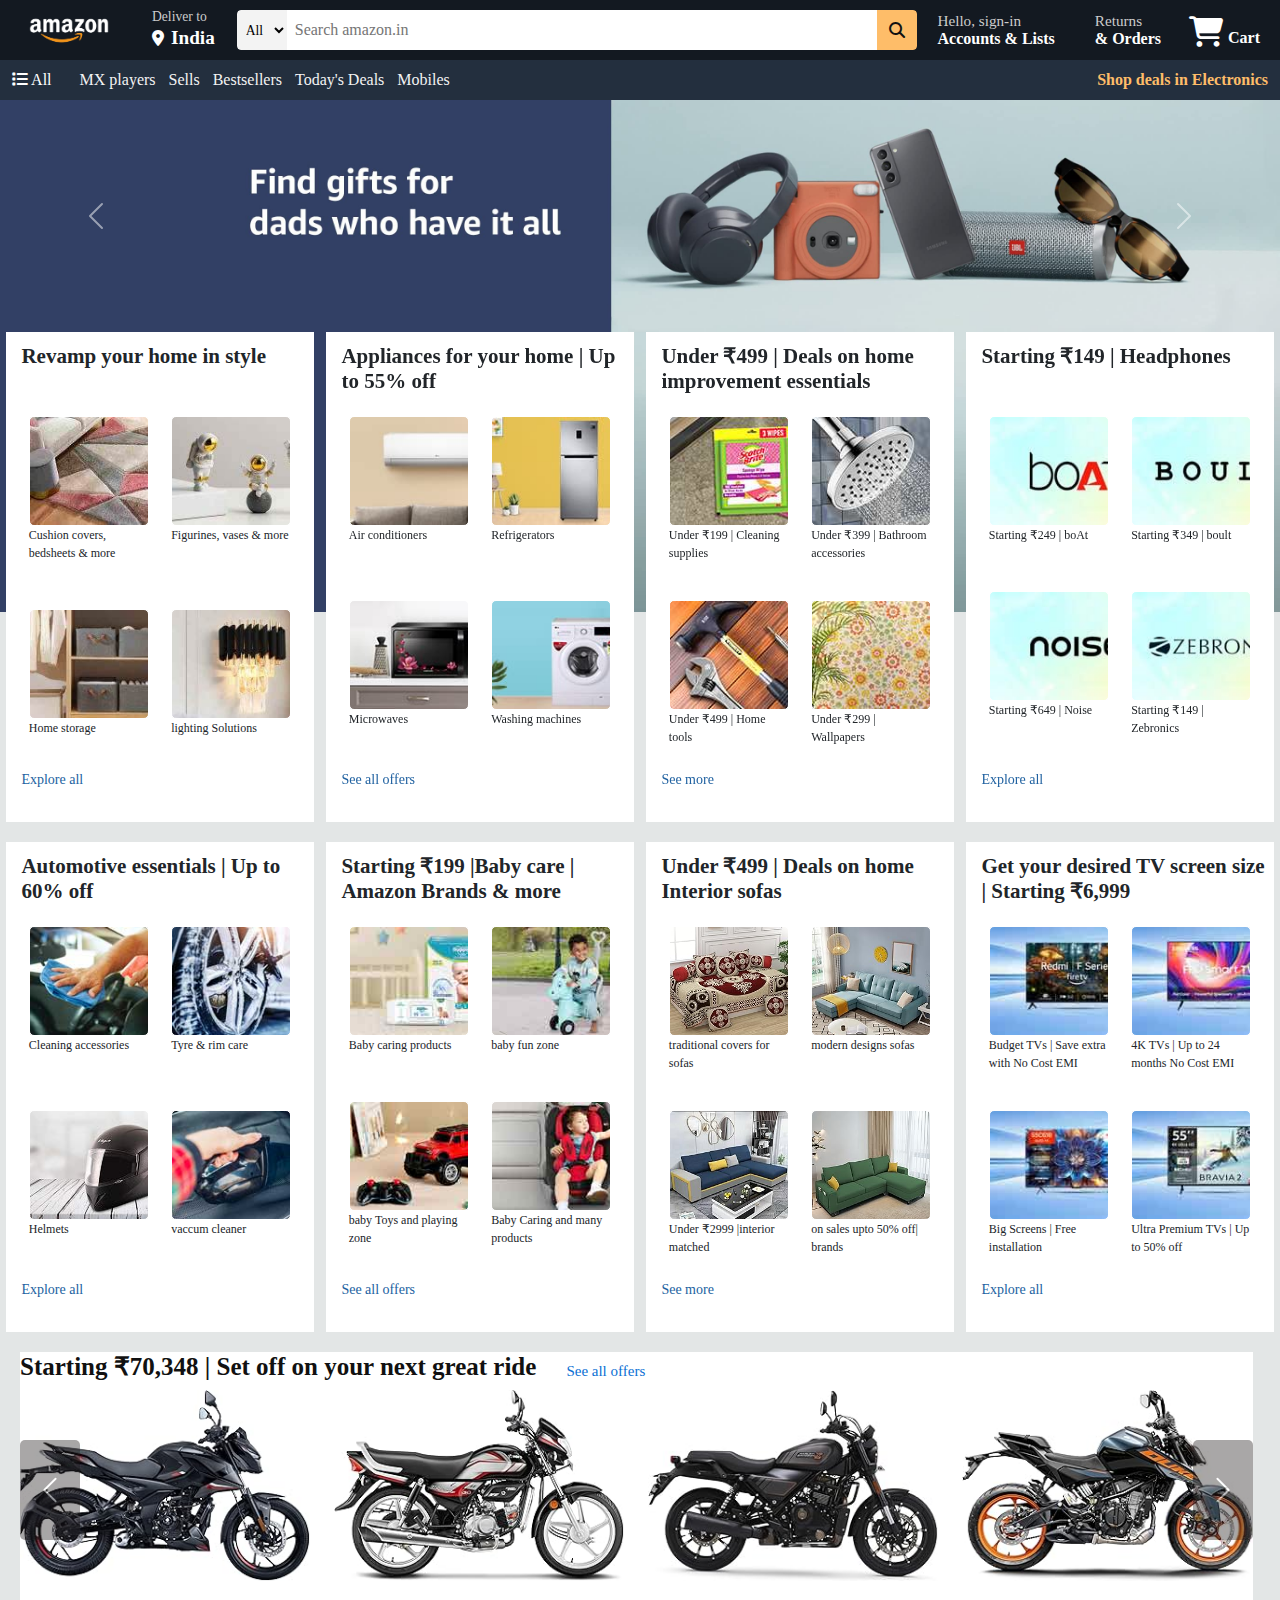
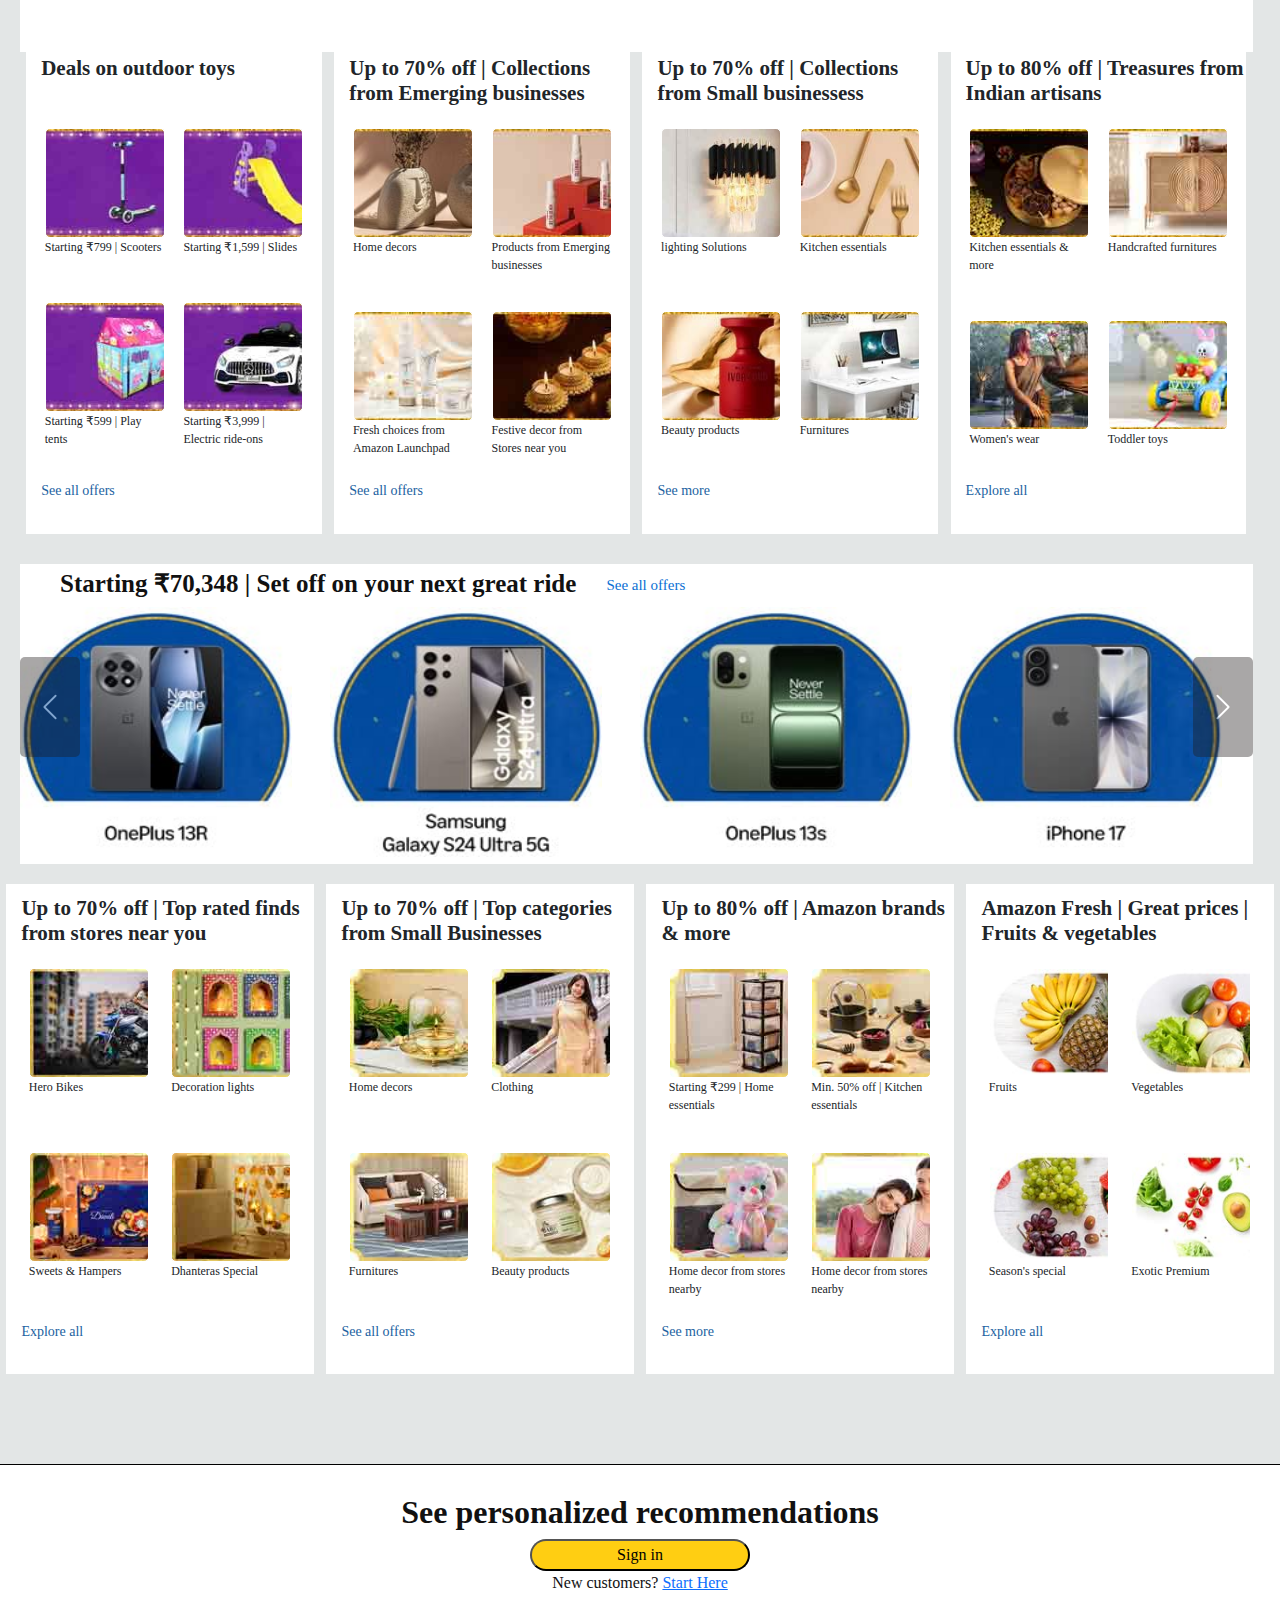
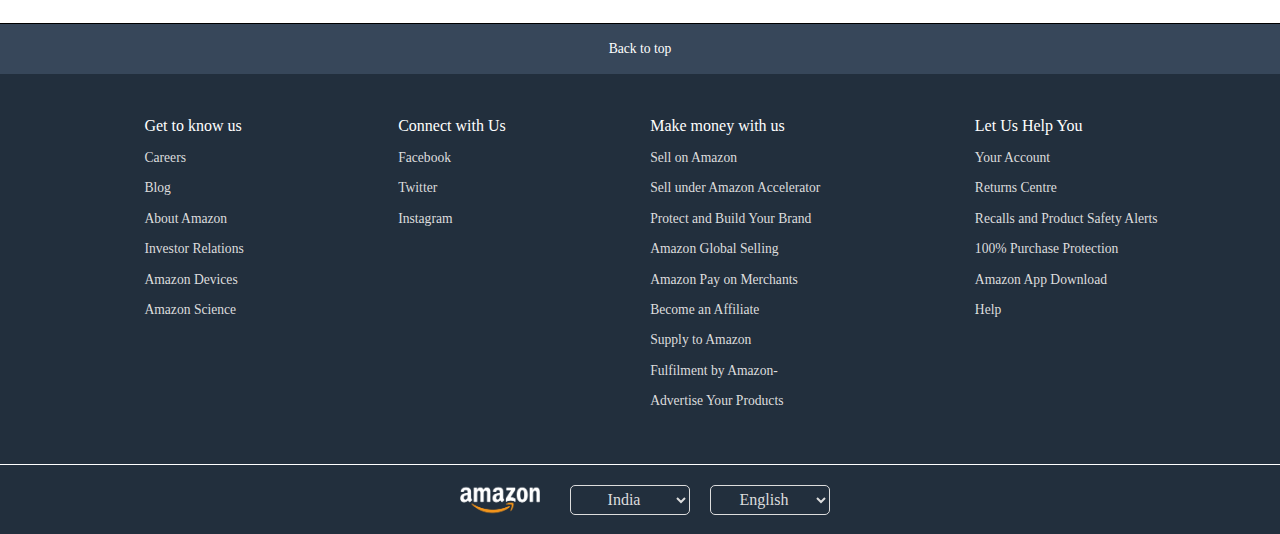
<file: Index.html>
<html lang="en">
  <head>
    <meta charset="UTF-8" />
    <meta name="viewport" content="width=device-width, initial-scale=1.0" />
    <title>Amazon Clone</title>

    <!-- Amazon icon -->
     <link rel="icon" href="amz-images/amazonicon.png">

    <!-- Correct Font Awesome -->
    <link
      rel="stylesheet"
      href="https://cdnjs.cloudflare.com/ajax/libs/font-awesome/6.5.1/css/all.min.css"
    />

    <!-- Bootstrap -->
    <link
      href="https://cdn.jsdelivr.net/npm/bootstrap@5.3.8/dist/css/bootstrap.min.css"
      rel="stylesheet"
    />

    <!-- My CSS should load AFTER bootstrap -->
    <link rel="stylesheet" href="clone.css" />
  </head>
  <body>
    <header>
      <!-- navbar -->
      <!-- PANEL 1 -->

      <div class="amazon-navbar">
        <!-- box1 -->
        <div class="nav-logo my-border">
          <div class="logo"><img class="logo"src="amz-images/amazon_logo.png" alt="?"></a></div>
        </div>

        <!-- Deliver box -->
        <div id="main-address" class="my-border">
          <p id="text1" onclick="window.alert('Sorry content is not available')">Deliver to</p>
          <div id="address2">
            <i class="fa-solid fa-location-dot"></i>
            <p id="text2" onclick="window.alert('Sorry content is not available') ">India</p>
          </div>
        </div>

        <!-- Search box -->
        <form class="search-area">
          <div class="navsearch">
            <select id="select">
              <option class="my-option1">All</option>
              <option class="my-option" >Electronics</option>
              <option class="my-option">Furnitures</option>
              <option class="my-option">Interior designs</option>
              <option class="my-option">Games</option>
              <option class="my-option">Beauty</option>
              <option class="my-option">Books</option>
              <option class="my-option">Clothings & accessories </option>
              <option class="my-option">Cars & Motorbikes</option>
              <option class="my-option">Watches</option>
              <option class="my-option">Music</option>
            </select>
            <input placeholder="Search amazon.in" class="search" />
            <div class="search-icon">
              <i class="fa-solid fa-magnifying-glass"></i>
            </div>
          </div>
        </form>

        <!-- Accounts & Sign-in -->
        <div class="nav-sign-in my-border">
          <a href="login.html">
          <p class="Accounts">Hello, sign-in</p>
          <p class="Accounts1">Accounts & Lists</p>
          </a>
        </div>
        <a href="cart.html">
        <div class="nav-sign-in my-border">
          <p class="Accounts">Returns</p>
          <p class="Accounts1">& Orders</p>
          </a>
          
        </div>
        

        <!-- box5 -->
         <a href="cart.html" style="text-decoration: none; color: rgb(255, 255, 255);">
        <div class="cart my-border">
          <i class="fa-solid fa-cart-shopping"></i>
          <p>Cart</p>
        </div>
      </div>
      </a>

      <!-- PANEL 2 -->
      <!-- Select option-->
      <div class="panel">
        <div class="option">
         <a href="#bike"><i class="fa-solid fa-list"></i>
          All</a>
        </div>
        <!-- lis -->
        <div class="lis">
          <a href="#mx-player" class="amz_opt">MX players</a>
          <a href="#sell" class="amz_opt">Sells</a>
          <a href="#Bestseller" class="amz_opt">Bestsellers</a>
          <a href="#" class="amz_opt">Today's Deals</a>
          <a href="#mobile" class="amz_opt">Mobiles</a>
        </div>
        <!-- Deals -->
        <div class="deals">Shop deals in Electronics</div>
      </div>
    </header>

    <!-- Carousel slider -->
    <section>
      <div
        id="carouselExampleInterval"
        class="carousel slide"
        data-bs-ride="carousel"
      >
        <div class="carousel-inner">
          <div class="carousel-item active" data-bs-interval="2000">
            <img src="amz-images/hero_image (1).jpg" class="d-block w-100" alt="..." />
          </div>
          <div class="carousel-item" data-bs-interval="2000">
            <img src="amz-images/img1.jpg" class="d-block w-100" alt="..." />
          </div>
          <div class="carousel-item">
            <img src="amz-images/img4.jpg" class="d-block w-100" alt="..." />
          </div>
          <div class="carousel-item">
            <img src="amz-images/img2.jpg" class="d-block w-100" alt="..." />
          </div>
          <div class="carousel-item">
            <img src="amz-images/img5.jpg" class="d-block w-100" alt="..." />
          </div>
          <div class="carousel-item">
            <img src="amz-images/img6.jpg" class="d-block w-100" alt="..." />
          </div>
        </div>
        <button
          class="carousel-control-prev"
          type="button"
          data-bs-target="#carouselExampleInterval"
          data-bs-slide="prev"
        >
          <span class="carousel-control-prev-icon" aria-hidden="true"></span>
          <span class="visually-hidden">Previous</span>
        </button>
        <button
          class="carousel-control-next"
          type="button"
          data-bs-target="#carouselExampleInterval"
          data-bs-slide="next"
        >
          <span class="carousel-control-next-icon" aria-hidden="true" ></span>
          <span class="visually-hidden">Next</span>
        </button >
      </div>
      <!-- BOX 1 -->
      <div class="amz-box-main">
        <div class="box1 box">
          <div class="ext_box">
            <h2>Revamp your home in style</h2>
            <div class="box1_img">
              <div class="img1a">
                <div
                  class="img_1A"
                  style="background-image: url(amz-images/box_1A.jpg)"
                ></div>
                <p>Cushion covers, bedsheets & more</p>
              </div>
              <div class="img1a">
                <div
                  class="img_1A"
                  style="background-image: url(amz-images/box_1B.jpg)"
                ></div>
                <p>Figurines, vases & more</p>
              </div>
              <div class="img1a">
                <div
                  class="img_1A"
                  style="background-image: url(amz-images/box_1C.jpg)"
                ></div>
                <p>Home storage</p>
              </div>
              <div class="img1a">
                <div
                  class="img_1A"
                  style="background-image: url(amz-images/box_1D.jpg)"
                ></div>
                <p>lighting Solutions</p>
              </div>
            </div>
            <a href="#" class="box_hyperlink">Explore all</a>
          </div>
        </div>
        <!-- BOX 2 -->
        <div class="box2 box">
          <div class="ext_box">
            <h2>Appliances for your home | Up to 55% off</h2>
            <div class="box1_img">
              <div class="img1a">
                <div
                  class="img_1A"
                  style="background-image: url(amz-images/box_2A.jpg)"
                ></div>
                <p>Air conditioners</p>
              </div>
              <div class="img1a">
                <div
                  class="img_1A"
                  style="background-image: url(amz-images/box_2B.jpg)"
                ></div>
                <p>Refrigerators</p>
              </div>
              <div class="img1a">
                <div
                  class="img_1A"
                  style="background-image: url(amz-images/box_2C.jpg)"
                ></div>
                <p>Microwaves</p>
              </div>
              <div class="img1a">
                <div
                  class="img_1A"
                  style="background-image: url(amz-images/box_2D.jpg)"
                ></div>
                <p>Washing machines</p>
              </div>
            </div>
            <a href="#" class="box_hyperlink">See all offers</a>
          </div>
        </div>
         <!-- BOX 3 -->
        <div class="box3 box">
          <div class="ext_box">
            <h2>Under ₹499 | Deals on home improvement essentials</h2>
            <div class="box1_img">
              <div class="img1a">
                <div
                  class="img_1A"
                  style="background-image: url(amz-images/box_3A.jpg)"
                ></div>
                <p>Under ₹199 | Cleaning supplies</p>
              </div>
              <div class="img1a">
                <div
                  class="img_1A"
                  style="background-image: url(amz-images/box_3B.jpg)"
                ></div>
                <p>Under ₹399 | Bathroom accessories</p>
              </div>
              <div class="img1a">
                <div
                  class="img_1A"
                  style="background-image: url(amz-images/box_3C.jpg)"
                ></div>
                <p>Under ₹499 | Home tools</p>
              </div>
              <div class="img1a">
                <div
                  class="img_1A"
                  style="background-image: url(amz-images/box_3D.jpg)"
                ></div>
                <p>Under ₹299 | Wallpapers</p>
              </div>
            </div>
            <a href="#" class="box_hyperlink">See more</a>
          </div>
        </div>
        <!-- BOX 4 -->
        <div id= mx-player class="box4 box">
          <div class="ext_box">
            <h2>Starting ₹149 | Headphones</h2>
            <div class="box1_img">
              <div class="img1a">
                <div
                  class="img_1A"
                  style="background-image: url(amz-images/box_4A.jpg)"
                ></div>
                <p>Starting ₹249 | boAt</p>
              </div>
              <div class="img1a">
                <div
                  class="img_1A"
                  style="background-image: url(amz-images/box_4B.jpg)"
                ></div>
                <p>Starting ₹349 | boult</p>
              </div>
              <div class="img1a">
                <div
                  class="img_1A"
                  style="background-image: url(amz-images/box_4C.jpg)"
                ></div>
                <p>Starting ₹649 | Noise</p>
              </div>
              <div class="img1a">
                <div
                  class="img_1A"
                  style="background-image: url(amz-images/box_4D.jpg)"
                ></div>
                <p>Starting ₹149 | Zebronics</p>
              </div>
            </div>
            <a href="#" class="box_hyperlink">Explore all</a>
          </div>
        </div>
      </div>
      <!-- BOX 5 -->
      <div class="amz2-box">
        <div class="box1 box">
          <div class="ext_box">
            <h2>Automotive essentials | Up to 60% off
</h2>
            <div class="box1_img">
              <div class="img1a">
                <div
                  class="img_1A"
                  style="background-image: url(amz-images/box_5A.jpg)"
                ></div>
                <p>Cleaning accessories </p>
              </div>
              <div class="img1a">
                <div
                  class="img_1A"
                  style="background-image: url(amz-images/box_5B.jpg)"
                ></div>
                <p>Tyre & rim care</p>
              </div>
              <div class="img1a">
                <div
                  class="img_1A"
                  style="background-image: url(amz-images/box_5C.jpg)"
                ></div>
                <p>Helmets</p>
              </div>
              <div class="img1a">
                <div
                  class="img_1A"
                  style="background-image: url(amz-images/box_5D.jpg)"
                ></div>
                <p>vaccum cleaner</p>
              </div>
            </div>
            <a href="#" class="box_hyperlink">Explore all</a>
          </div>
        </div>
         <!-- BOX 6 -->
        <div id="Bestseller" class="box2 box">
          <div class="ext_box">
            <h2>Starting ₹199 |Baby care | Amazon Brands & more
</h2>
            <div class="box1_img">
              <div class="img1a">
                <div
                  class="img_1A"
                  style="background-image: url(amz-images/box_6A.jpg)"
                ></div>
                <p>Baby caring products </p>
              </div>
              <div class="img1a">
                <div
                  class="img_1A"
                  style="background-image: url(amz-images/box_6B.jpg)"
                ></div>
                <p>baby fun zone</p>
              </div>
              <div class="img1a">
                <div
                  class="img_1A"
                  style="background-image: url(amz-images/box_6C.jpg)"
                ></div>
                <p>baby Toys and playing zone</p>
              </div>
              <div class="img1a">
                <div
                  class="img_1A"
                  style="background-image: url(amz-images/box_6D.jpg)"
                ></div>
                <p>Baby Caring and many products</p>
              </div>
            </div>
            <a href="#" class="box_hyperlink">See all offers</a>
          </div>
        </div>
        <!-- BOX 7 -->
        <div class="box3 box">
          <div class="ext_box">
            <h2>Under ₹499 | Deals on home Interior sofas</h2>
            <div class="box1_img">
              <div class="img1a">
                <div
                  class="img_1A"
                  style="background-image: url(amz-images/box_7A.jpg)"
                ></div>
                <p>traditional covers for sofas</p>
              </div>
              <div class="img1a">
                <div
                  class="img_1A"
                  style="background-image: url(amz-images/box_7B.jpg)"
                ></div>
                <p>modern designs sofas</p>
              </div>
              <div class="img1a">
                <div
                  class="img_1A"
                  style="background-image: url(amz-images/box_7C.jpg)"
                ></div>
                <p>Under ₹2999 |interior matched</p>
              </div>
              <div class="img1a">
                <div
                  class="img_1A"
                  style="background-image: url(amz-images/box_7D.jpg)"
                ></div>
                <p>on sales upto 50% off| brands </p>
              </div>
            </div>
            <a href="#" class="box_hyperlink">See more</a>
          </div>
        </div>
        <!-- BOX 8 -->
        <div class="box4 box">
          <div class="ext_box">
            <h2>Get your desired TV screen size | Starting ₹6,999
</h2>
            <div class="box1_img">
              <div class="img1a">
                <div
                  class="img_1A"
                  style="background-image: url(amz-images/box_8A.jpg)"
                ></div>
                <p>Budget TVs | Save extra with No Cost EMI</p>
              </div>
              <div class="img1a">
                <div
                  class="img_1A"
                  style="background-image: url(amz-images/box_8B.jpg)"
                ></div>
                <p>4K TVs | Up to 24 months No Cost EMI</p>
              </div>
              <div class="img1a">
                <div
                  class="img_1A"
                  style="background-image: url(amz-images/box_8C.jpg)"
                ></div>
                <p>Big Screens | Free installation</p>
              </div>
              <div class="img1a">
                <div
                  class="img_1A"
                  style="background-image: url(amz-images/box_8D.jpg)"
                ></div>
                <p>Ultra Premium TVs | Up to 50% off</p>
              </div>
            </div>
            <a href="#" class="box_hyperlink">Explore all</a>
          </div>
        </div>
      </div>
    </div>
    <!-- BIKE SLIDER -->
      <div id="bike" class="bike-slider">
        <div class="amz_main_head">
          <h3>Starting ₹70,348 | Set off on your next great ride</h3>
           <span>See all offers</span>
    
        </div>
        <div id="bikeCarousel" class="carousel slide" data-bs-ride="carousel">
  <div class="carousel-inner">
    <!-- Slide 1 -->
    <div class="carousel-item active">
      <div class="row">
        <div class="col-3">
          <img src="amz-images/bike1.jpg" class="d-block w-100 bike-img" alt="Bike 1">
        </div>
        <div class="col-3">
          <img src="amz-images/bike2.jpg" class="d-block w-100 bike-img" alt="Bike 2">
        </div>
        <div class="col-3">
          <img src="amz-images/bike3.jpg" class="d-block w-100 bike-img" alt="Bike 3">
        </div>
        <div class="col-3">
          <img src="amz-images/bike4.jpg" class="d-block w-100 bike-img " alt="Bike 4">
        </div>
      </div>
    </div>

    <!-- Slide 2 -->
    <div class="carousel-item">
      <div class="row">
        <div class="col-3">
          <img src="amz-images/bike5.jpg" class="d-block w-100 bike-img" alt="Bike 5">
        </div>
        <div class="col-3">
          <img src="amz-images/bike6.jpg" class="d-block w-100 bike-img" alt="Bike 6">
        </div>
        <div class="col-3">
          <img src="amz-images/bike7.jpg" class="d-block w-100 bike-img" alt="Bike 7">
        </div>
        <div class="col-3">
          <img src="amz-images/bike13.jpg" class="d-block w-100 bike-img" alt="Bike 8">
        </div>
      </div>
    </div>
 
  <!-- Slide 3 -->
   <div class="carousel-item">
      <div class="row">
        <div class="col-3">
          <img src="amz-images/bike1.jpg" class="d-block w-100 bike-img" alt="Bike 5">
        </div>
        <div class="col-3">
          <img src="amz-images/bike10.jpg" class="d-block w-100 bike-img" alt="Bike 6">
        </div>
        <div class="col-3">
          <img src="amz-images/bike11.jpg" class="d-block w-100 bike-img" alt="Bike 7">
        </div>
        <div class="col-3">
          <img src="amz-images/bike12.jpg" class="d-block w-100 bike-img" alt="Bike 8">
        </div>
      </div>
    </div>
    <!-- Slide 4 -->
     <div class="carousel-item">
      <div class="row">
        <div class="col-3">
          <img src="amz-images/bike14.jpg" class="d-block w-100 bike-img" alt="Bike 5">
        </div>
        <div class="col-3">
          <img src="amz-images/bike15.jpg" class="d-block w-100 bike-img" alt="Bike 6">
        </div>
        <div class="col-3">
          <img src="amz-images/bike16.jpg" class="d-block w-100 bike-img" alt="Bike 7">
        </div>
        <div class="col-3">
          <img src="amz-images/bike17.jpg" class="d-block w-100 bike-img" alt="Bike 8">
        </div>
      </div>
    </div>
     </div>
 
 
   <!-- Carousel Controls -->
  <button class="carousel-control-prev" type="button" data-bs-target="#bikeCarousel" data-bs-slide="prev">
    <span class="carousel-control-prev-icon" aria-hidden="true"></span>
    <span class="visually-hidden">Previous</span>
  </button>
  <button class="carousel-control-next" type="button" data-bs-target="#bikeCarousel" data-bs-slide="next">
    <span class="carousel-control-next-icon" aria-hidden="true"></span>
    <span class="visually-hidden">Next</span>
  </button>
</div>
<!-- BOX 9 -->
<div class="amz3-box">
        <div class="box1 box">
          <div class="ext_box">
            <h2>Deals on outdoor toys
</h2>
            <div class="box1_img">
              <div class="img1a">
                <div
                  class="img_1A"
                  style="background-image: url(amz-images/box_9A.jpg)"
                ></div>
                <p>Starting ₹799 | Scooters </p>
              </div>
              <div class="img1a">
                <div
                  class="img_1A"
                  style="background-image: url(amz-images/box_9B.jpg)"
                ></div>
                <p>Starting ₹1,599 | Slides</p>
              </div>
              <div class="img1a">
                <div
                  class="img_1A"
                  style="background-image: url(amz-images/box_9C.jpg)"
                ></div>
                <p>Starting ₹599 | Play tents</p>
              </div>
              <div class="img1a">
                <div
                  class="img_1A"
                  style="background-image: url(amz-images/box_9D.jpg)"
                ></div>
                <p>Starting ₹3,999 | Electric ride-ons</p>
              </div>
            </div>
            <a href="#" class="box_hyperlink">See all offers</a>
          </div>
        </div>
           <!-- BOX 10 -->
        <div class="box2 box">
          <div class="ext_box">
            <h2>Up to 70% off | Collections from Emerging businesses

</h2>
            <div class="box1_img">
              <div class="img1a">
                <div
                  class="img_1A"
                  style="background-image: url(amz-images/box_10A.jpg)"
                ></div>
                <p>Home decors </p>
              </div>
              <div class="img1a">
                <div
                  class="img_1A"
                  style="background-image: url(amz-images/box_10B.jpg)"
                ></div>
                <p>Products from Emerging businesses</p>
              </div>
              <div class="img1a">
                <div
                  class="img_1A"
                  style="background-image: url(amz-images/box_10C.jpg)"
                ></div>
                <p>Fresh choices from Amazon Launchpad</p>
              </div>
              <div class="img1a">
                <div
                  class="img_1A"
                  style="background-image: url(amz-images/box_10D.jpg)"
                ></div>
                <p>Festive decor from Stores near you</p>
              </div>
            </div>
            <a href="#" class="box_hyperlink">See all offers</a>
          </div>
        </div>
         <!-- BOX 11 -->
        <div class="box3 box">
          <div class="ext_box">
            <h2>Up to 70% off | Collections from Small businessess</h2>
            <div class="box1_img">
              <div class="img1a">
                <div
                  class="img_1A"
                  style="background-image: url(amz-images/box_1D.jpg)"
                ></div>
                <p>lighting Solutions</p>
              </div>
              <div class="img1a">
                <div
                  class="img_1A"
                  style="background-image: url(amz-images/box_11B.jpg)"
                ></div>
                <p>Kitchen essentials</p>
              </div>
              <div class="img1a">
                <div
                  class="img_1A"
                  style="background-image: url(amz-images/box_11C.jpg)"
                ></div>
                <p>Beauty products</p>
              </div>
              <div class="img1a">
                <div
                  class="img_1A"
                  style="background-image: url(amz-images/box_11D.jpg)"
                ></div>
                <p>Furnitures </p>
              </div>
            </div>
            <a href="#" class="box_hyperlink">See more</a>
          </div>
        </div>
        <!-- BOX 12 -->
        <div class="box4 box">
          <div class="ext_box">
            <h2>Up to 80% off | Treasures from Indian artisans
</h2>
            <div class="box1_img">
              <div class="img1a">
                <div
                  class="img_1A"
                  style="background-image: url(amz-images/box_12A.jpg)"
                ></div>
                <p>Kitchen essentials & more</p>
              </div>
              <div class="img1a">
                <div
                  class="img_1A"
                  style="background-image: url(amz-images/box_12B.jpg)"
                ></div>
                <p>Handcrafted furnitures</p>
              </div>
              <div class="img1a">
                <div
                  class="img_1A"
                  style="background-image: url(amz-images/box_12C.jpg)"
                ></div>
                <p>Women's wear</p>
              </div>
              <div class="img1a">
                <div
                  class="img_1A"
                  style="background-image: url(amz-images/box_12D.jpg)"
                ></div>
                <p>Toddler toys</p>
              </div>
            </div>
            <a href="#" class="box_hyperlink">Explore all</a>
          </div>
        </div>
      </div>
    </div>
    <!-- MOBILE SLIDER -->
     
    <div id="mobile" class="mobile-slider">
        <div class="amz_main_head">
          <h3>Starting ₹70,348 | Set off on your next great ride</h3>
                <a>See all offers</a>
        
        </div>
        <div id="amazonCarousel" class="carousel slide" data-bs-ride="carousel">
  <div class="carousel-inner">

    <!-- Slide 1 -->
    <div class="carousel-item active">
      
      <div class="row row-cols-4 g-2">
        <div class="col"><img src="amz-images/mobile1.jpg" class="img-fluid mob-image" alt="Product 1"></div>
        <div class="col"><img src="amz-images/mobile2.jpg" class="img-fluid mob-image" alt="Product 2"></div>
        <div class="col"><img src="amz-images/mobile3.jpg" class="img-fluid mob-image" alt="Product 3"></div>
        <div class="col"><img src="amz-images/mobile4.jpg" class="img-fluid mob-image" alt="Product 4"></div>
      </div>
    </div>

    <!-- Slide 2 -->
    <div class="carousel-item">
      <div class="row row-cols-4 g-2">
        <div class="col"><img src="amz-images/mobile5.jpg" class="img-fluid mob-image" alt="Product 5"></div>
        <div class="col"><img src="amz-images/mobile6.jpg" class="img-fluid mob-image" alt="Product 6"></div>
        <div class="col"><img src="amz-images/mobile17.jpg" class="img-fluid mob-image" alt="Product 7"></div>
        <div class="col"><img src="amz-images/mobile14.jpg" class="img-fluid mob-image" alt="Product 8"></div>
      </div>
    </div>

    <!-- Slide 3 -->
    <div class="carousel-item">
      <div class="row row-cols-4 g-2">
        <div class="col"><img src="amz-images/mobile16.jpg" class="img-fluid mob-image" alt="Product 5"></div>
        <div class="col"><img src="amz-images/mobile10.jpg" class="img-fluid mob-image" alt="Product 6"></div>
        <div class="col"><img src="amz-images/mobile19.jpg" class="img-fluid mob-image" alt="Product 7"></div>
        <div class="col"><img src="amz-images/mobile9.jpg" class="img-fluid mob-image" alt="Product 8"></div>
      </div>
    </div>

  </div>

  <!-- Controls -->
  <button class="carousel-control-prev" type="button" data-bs-target="#amazonCarousel" data-bs-slide="prev">
    <span class="carousel-control-prev-icon"></span>
  </button>
  <button class="carousel-control-next" type="button" data-bs-target="#amazonCarousel" data-bs-slide="next">
    <span class="carousel-control-next-icon"></span>
  </button>
</div>
</div>
        </div>
        <div id="sell" class="amz4-box">
        <div class="amz-box-main">
        <div class="box13 box">
          <div class="ext_box">
            <h2>Up to 70% off | Top rated finds from stores near you</h2>
            <div class="box1_img">
              <div class="img1a">
                <div
                  class="img_1A"
                  style="background-image: url(amz-images/box_13A.jpg)"
                ></div>
                <p>Hero Bikes</p>
              </div>
              <div class="img1a">
                <div
                  class="img_1A"
                  style="background-image: url(amz-images/box_13B.jpg)"
                ></div>
                <p>Decoration lights</p>
              </div>
              <div class="img1a">
                <div
                  class="img_1A"
                  style="background-image: url(amz-images/box_13C.jpg)"
                ></div>
                <p>Sweets & Hampers</p>
              </div>
              <div class="img1a">
                <div
                  class="img_1A"
                  style="background-image: url(amz-images/box_13D.jpg)"
                ></div>
                <p>Dhanteras Special</p>
              </div>
            </div>
            <a href="#" class="box_hyperlink">Explore all</a>
          </div>
        </div>
        <!-- BOX 14-->
        <div class="box14 box">
          <div class="ext_box">
            <h2>Up to 70% off | Top categories from Small Businesses</h2>
            <div class="box1_img">
              <div class="img1a">
                <div
                  class="img_1A"
                  style="background-image: url(amz-images/box_14A.jpg)"
                ></div>
                <p>Home decors</p>
              </div>
              <div class="img1a">
                <div
                  class="img_1A"
                  style="background-image: url(amz-images/box_14B.jpg)"
                ></div>
                <p>Clothing</p>
              </div>
              <div class="img1a">
                <div
                  class="img_1A"
                  style="background-image: url(amz-images/box_14C.jpg)"
                ></div>
                <p>Furnitures</p>
              </div>
              <div class="img1a">
                <div
                  class="img_1A"
                  style="background-image: url(amz-images/box_14D.jpg)"
                ></div>
                <p>Beauty products</p>
              </div>
            </div>
            <a href="#" class="box_hyperlink">See all offers</a>
          </div>
        </div>
         <!-- BOX 3 -->
        <div class="box14 box">
          <div class="ext_box">
            <h2>Up to 80% off | Amazon brands & more</h2>
            <div class="box1_img">
              <div class="img1a">
                <div
                  class="img_1A"
                  style="background-image: url(amz-images/box_15A.jpg)"
                ></div>
                <p>Starting ₹299 | Home essentials</p>
              </div>
              <div class="img1a">
                <div
                  class="img_1A"
                  style="background-image: url(amz-images/box_15B.jpg)"
                ></div>
                <p>Min. 50% off | Kitchen essentials</p>
              </div>
              <div class="img1a">
                <div
                  class="img_1A"
                  style="background-image: url(amz-images/box_15C.jpg)"
                ></div>
                <p>Home decor from stores nearby</p>
              </div>
              <div class="img1a">
                <div
                  class="img_1A"
                  style="background-image: url(amz-images/box_15D.jpg)"
                ></div>
                <p>Home decor from stores nearby</p>
              </div>
            </div>
            <a href="#" class="box_hyperlink">See more</a>
          </div>
        </div>
        <!-- BOX 15 -->
        <div class="box15 box">
          <div class="ext_box">
            <h2>Amazon Fresh | Great prices | Fruits & vegetables</h2>
            <div class="box1_img">
              <div class="img1a">
                <div
                  class="img_1A"
                  style="background-image: url(amz-images/box_16A.jpg)"
                ></div>
                <p>Fruits</p>
              </div>
              <div class="img1a">
                <div
                  class="img_1A"
                  style="background-image: url(amz-images/box_16B.jpg)"
                ></div>
                <p>Vegetables</p>
              </div>
              <div class="img1a">
                <div
                  class="img_1A"
                  style="background-image: url(amz-images/box_16C.jpg)"
                ></div>
                <p>Season's special</p>
              </div>
              <div class="img1a">
                <div
                  class="img_1A"
                  style="background-image: url(amz-images/box_16D.jpg)"
                ></div>
                <p>Exotic Premium</p>
              </div>
            </div>
            <a href="#" class="box_hyperlink">Explore all</a>
          </div>
        </div>
      </div>
      

        
    </section>
    <!-- footer -->
<footer>
  <div class="personalize">
        <div class="sign-head">
           <h2>See personalized recommendations</H2>
        </div>
        
         
         <div class="sign-button">
          <button><a href="login.html">Sign in</a></button>
         </div>
         <div class="sign-section"> <span>New customers?</span>
         <a href="login.html">Start Here</a>
        </div>
        
      </div>
        
   <div class="foot-panel1">
    <a href="Index.html">Back to top</a></div>
   <div class="foot-panel2">
     <ul>
      <span>Get to know us</span>
      <a href="Index.html">Careers</a>
      <a href="Index.html">Blog</a>
      <a href="Index.html"> About Amazon</a>
      <a href="Index.html">Investor Relations</a>
      <a href="Index.html">Amazon Devices</a>
      <a href="Index.html">Amazon Science</a>
      
   </ul>

   <ul>
      <span>Connect with Us</span>
      <a href="Index.html">Facebook</a>
      <a href="Index.html">Twitter</a>
      <a href="Index.html"> Instagram</a>
      
      
   </ul>
  
   <ul>
      <span>Make money with us</span>
      <a href="Index.html">Sell on Amazon</a>
      <a href="Index.html">Sell under Amazon Accelerator</a>
      <a href="Index.html"> Protect and Build Your Brand</a>
      <a href="Index.html">Amazon Global Selling</a>
      <a href="Index.html">Amazon Pay on Merchants</a>
      <a href="Index.html">Become an Affiliate</a>
       <a href="Index.html">Supply to Amazon</a>
      <a href="Index.html">Fulfilment by Amazon-</a>
       <a href="Index.html">Advertise Your Products</a>
 
      
   </ul>
 
   <ul>
      <span>Let Us Help You</span>
      <a href="Index.html">Your Account</a>
      <a href="Index.html">Returns Centre</a>
      <a href="Index.html">Recalls and Product Safety Alerts</a>
      <a href="Index.html">100% Purchase Protection</a>
      <a href="Index.html">Amazon App Download</a>
      <a href="contact.html">Help</a>
      
   </ul>
  
   
</div>
<div class="foot-panel3">
   <div class="amz-logo"><a href="Index.html"><img class="amz-logo"src="amz-images/amazon_logo.png" alt="?"></a></div>
    
  <select class="Select-opt">
 Country
    <option>India</option>
     <option>Australia</option>
      <option>Austria</option>
       <option>Canada</option>
        <option>Thailand</option>
  </select>
  <select class="Select-opt">
 Language
    <option>English</option>
     <option>Marathi</option>
      <option>Punjabi</option>
       <option>Tamil</option>
        <option>Gujrati</option>
  </select>


</div>
  </div>

</footer>

    <script src="https://cdn.jsdelivr.net/npm/bootstrap@5.3.8/dist/js/bootstrap.bundle.min.js"></script>
</file>
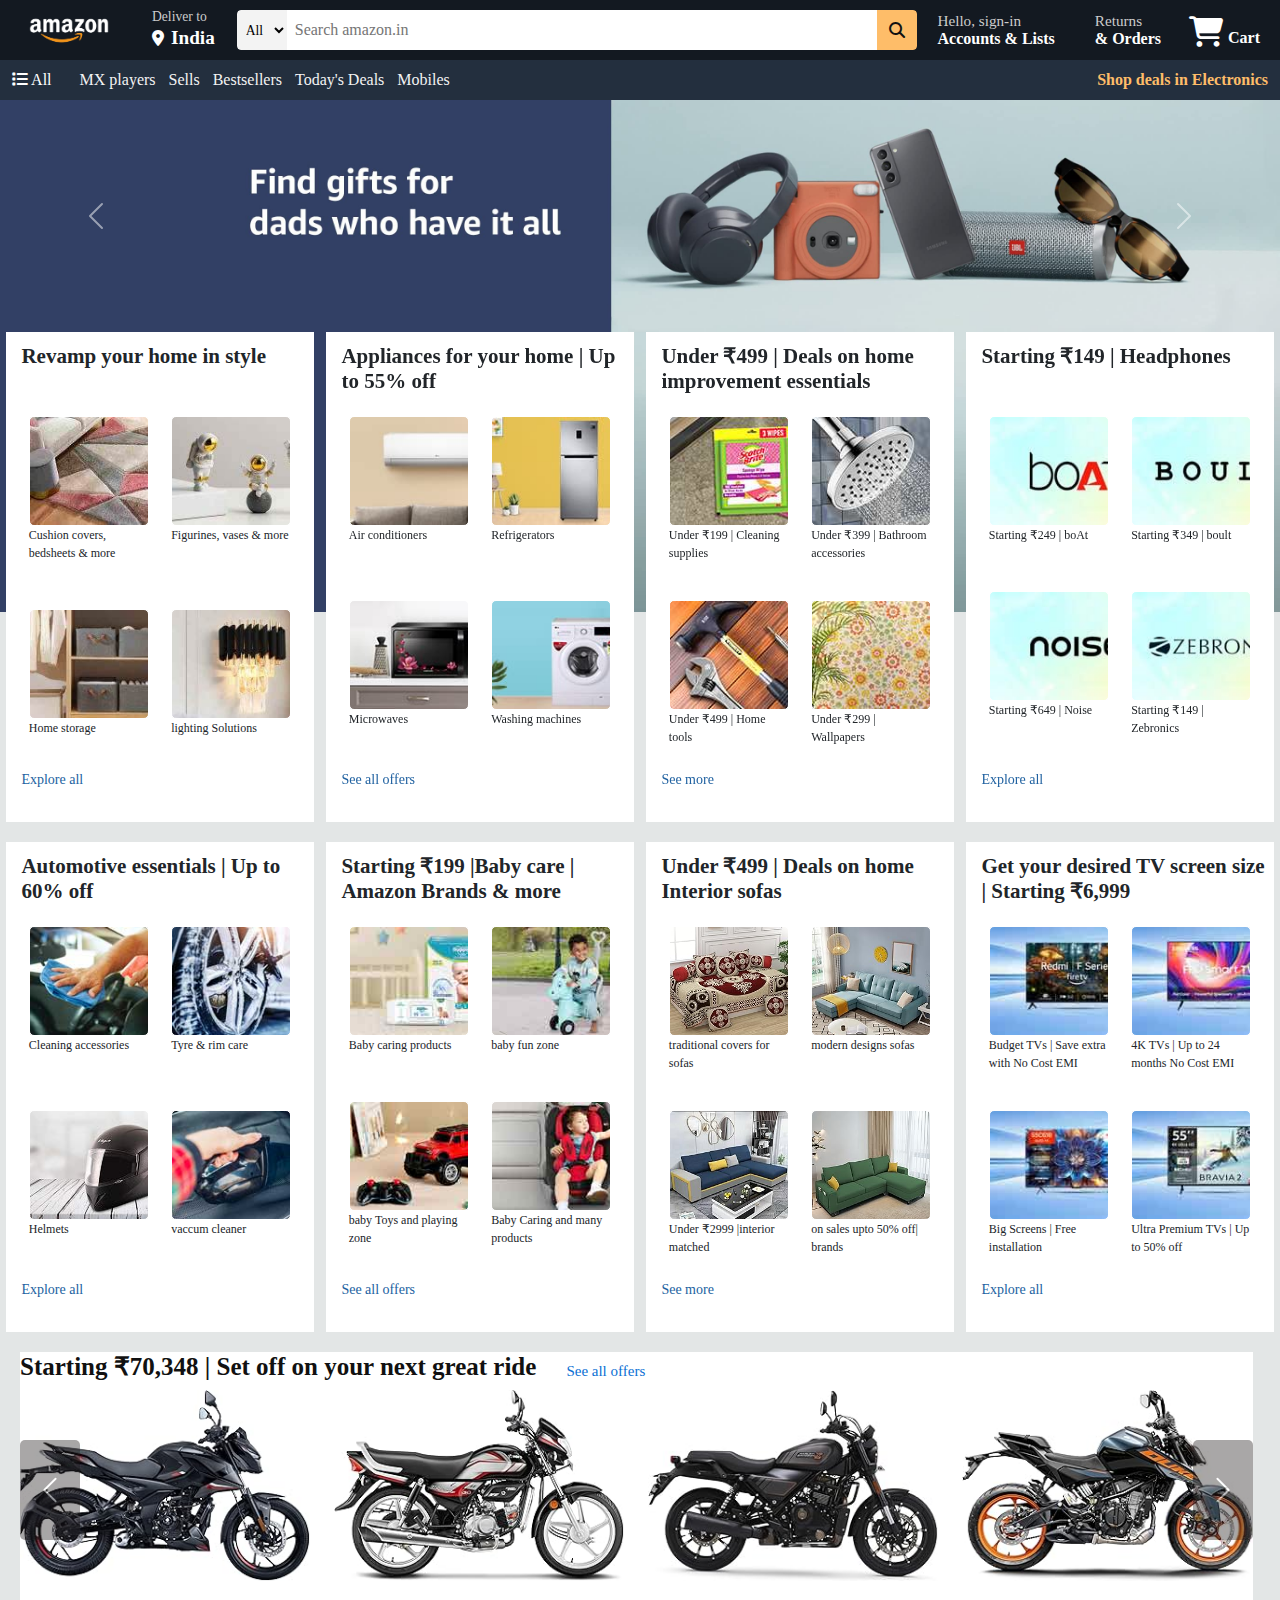
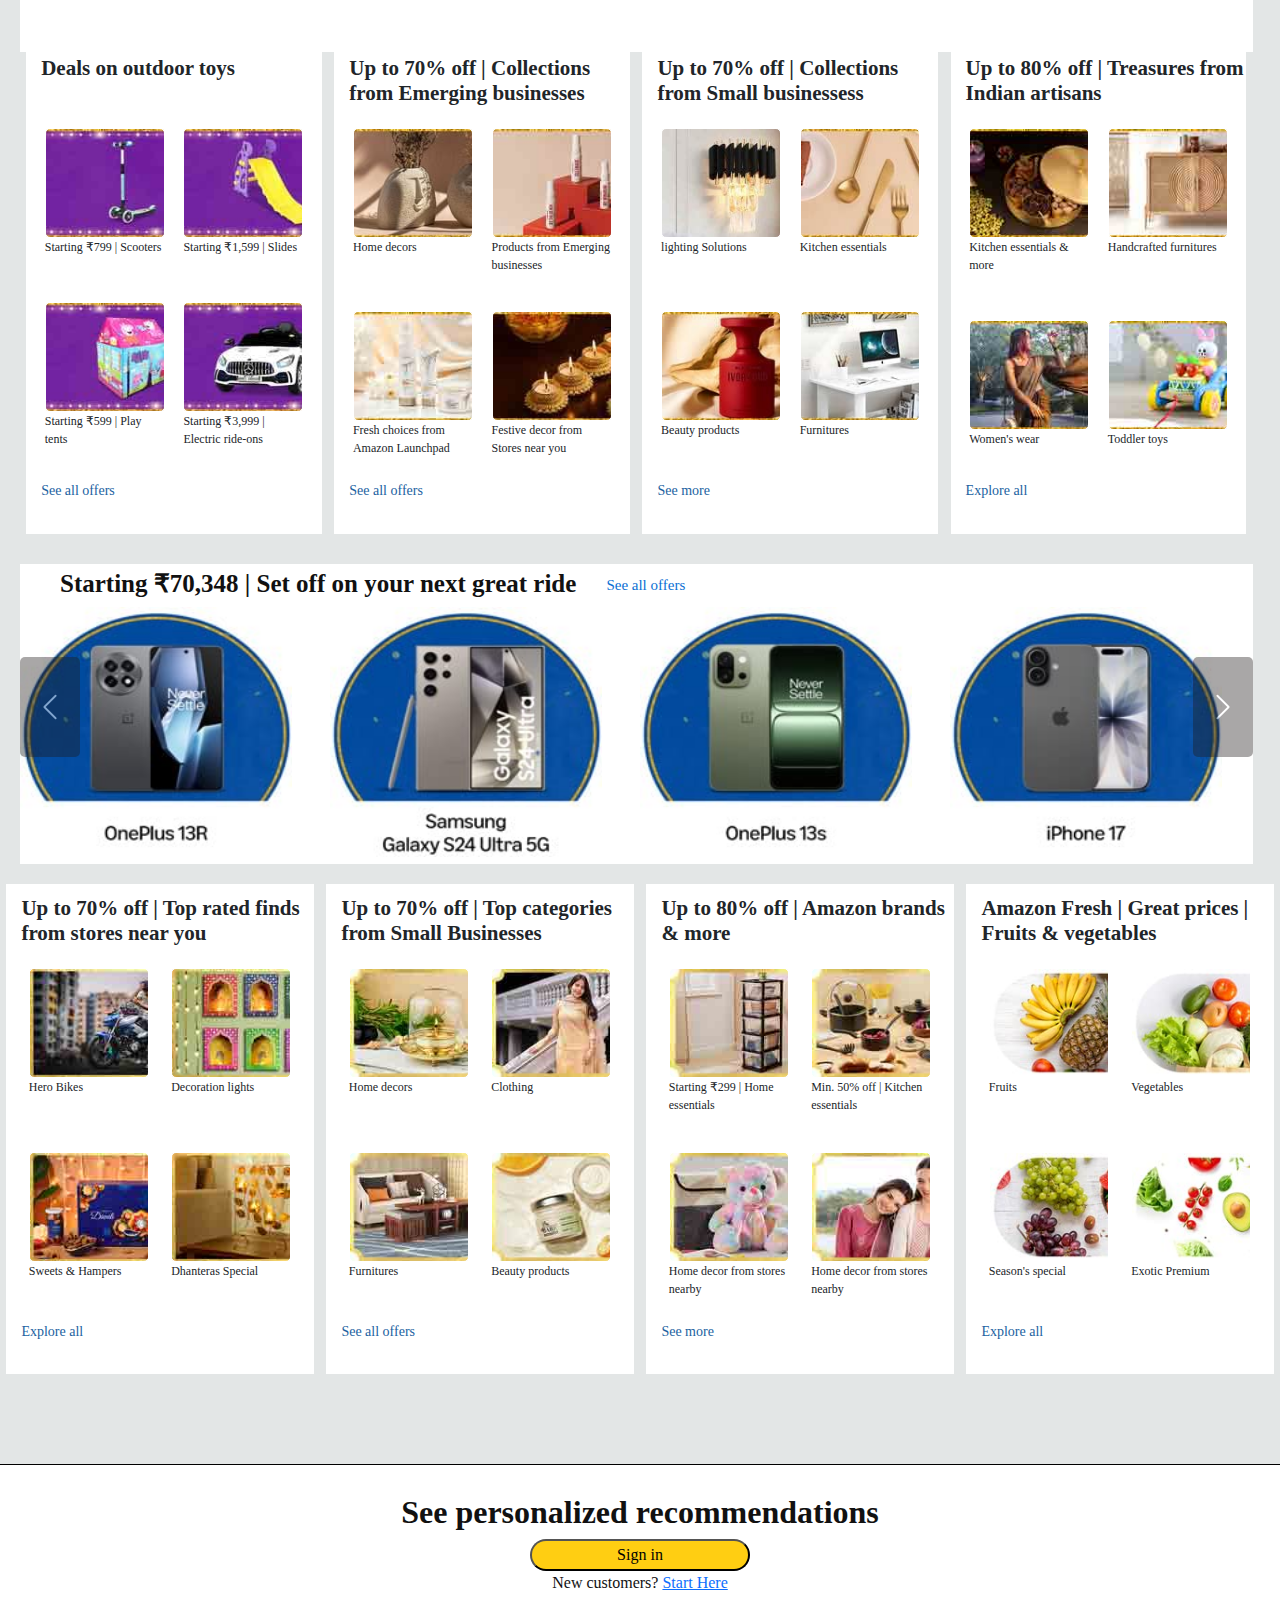
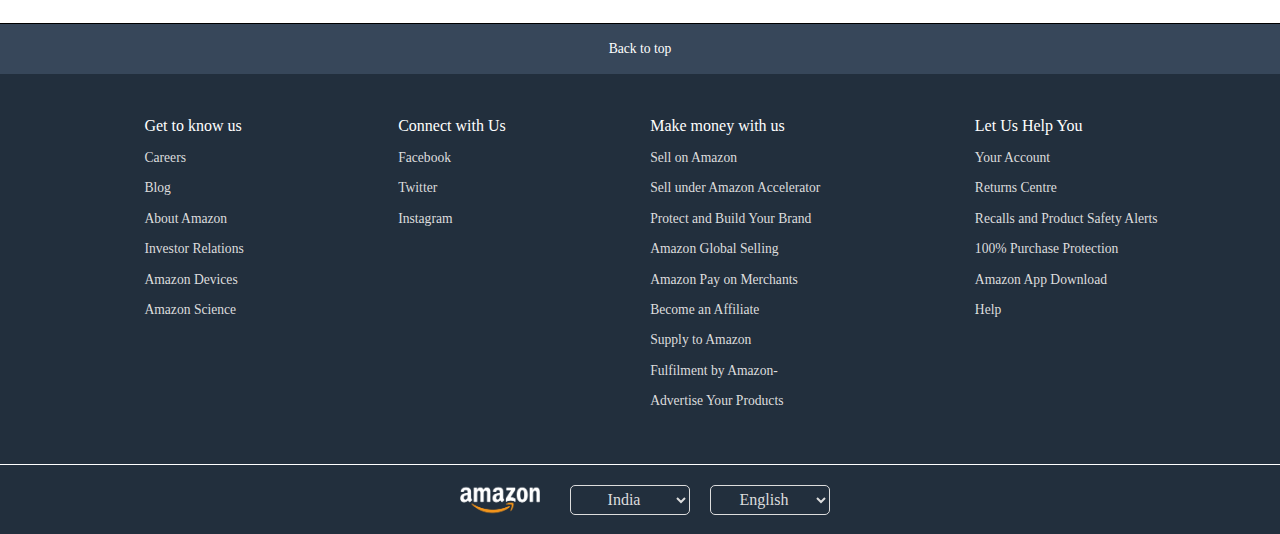
<file: index.html>
<html lang="en">
  <head>
    <meta charset="UTF-8" />
    <meta name="viewport" content="width=device-width, initial-scale=1.0" />
    <title>Amazon Clone</title>

    <!-- Amazon icon -->
     <link rel="icon" href="amz-images/amazonicon.png">

    <!-- Correct Font Awesome -->
    <link
      rel="stylesheet"
      href="https://cdnjs.cloudflare.com/ajax/libs/font-awesome/6.5.1/css/all.min.css"
    />

    <!-- Bootstrap -->
    <link
      href="https://cdn.jsdelivr.net/npm/bootstrap@5.3.8/dist/css/bootstrap.min.css"
      rel="stylesheet"
    />

    <!-- My CSS should load AFTER bootstrap -->
    <link rel="stylesheet" href="clone.css" />
  </head>
  <body>
    <header>
      <!-- navbar -->
      <!-- PANEL 1 -->

      <div class="amazon-navbar">
        <!-- box1 -->
        <div class="nav-logo my-border">
          <div class="logo"><img class="logo"src="amz-images/amazon_logo.png" alt="?"></a></div>
        </div>

        <!-- Deliver box -->
        <div id="main-address" class="my-border">
          <p id="text1" onclick="window.alert('Sorry content is not available')">Deliver to</p>
          <div id="address2">
            <i class="fa-solid fa-location-dot"></i>
            <p id="text2" onclick="window.alert('Sorry content is not available') ">India</p>
          </div>
        </div>

        <!-- Search box -->
        <form class="search-area">
          <div class="navsearch">
            <select id="select">
              <option class="my-option1">All</option>
              <option class="my-option" >Electronics</option>
              <option class="my-option">Furnitures</option>
              <option class="my-option">Interior designs</option>
              <option class="my-option">Games</option>
              <option class="my-option">Beauty</option>
              <option class="my-option">Books</option>
              <option class="my-option">Clothings & accessories </option>
              <option class="my-option">Cars & Motorbikes</option>
              <option class="my-option">Watches</option>
              <option class="my-option">Music</option>
            </select>
            <input placeholder="Search amazon.in" class="search" />
            <div class="search-icon">
              <i class="fa-solid fa-magnifying-glass"></i>
            </div>
          </div>
        </form>

        <!-- Accounts & Sign-in -->
        <div class="nav-sign-in my-border">
          <a href="login.html">
          <p class="Accounts">Hello, sign-in</p>
          <p class="Accounts1">Accounts & Lists</p>
          </a>
        </div>
        <a href="cart.html">
        <div class="nav-sign-in my-border">
          <p class="Accounts">Returns</p>
          <p class="Accounts1">& Orders</p>
          </a>
          
        </div>
        

        <!-- box5 -->
         <a href="cart.html" style="text-decoration: none; color: rgb(255, 255, 255);">
        <div class="cart my-border">
          <i class="fa-solid fa-cart-shopping"></i>
          <p>Cart</p>
        </div>
      </div>
      </a>

      <!-- PANEL 2 -->
      <!-- Select option-->
      <div class="panel">
        <div class="option">
         <a href="#bike"><i class="fa-solid fa-list"></i>
          All</a>
        </div>
        <!-- lis -->
        <div class="lis">
          <a href="#mx-player" class="amz_opt">MX players</a>
          <a href="#sell" class="amz_opt">Sells</a>
          <a href="#Bestseller" class="amz_opt">Bestsellers</a>
          <a href="#" class="amz_opt">Today's Deals</a>
          <a href="#mobile" class="amz_opt">Mobiles</a>
        </div>
        <!-- Deals -->
        <div class="deals">Shop deals in Electronics</div>
      </div>
    </header>

    <!-- Carousel slider -->
    <section>
      <div
        id="carouselExampleInterval"
        class="carousel slide"
        data-bs-ride="carousel"
      >
        <div class="carousel-inner">
          <div class="carousel-item active" data-bs-interval="2000">
            <img src="amz-images/hero_image (1).jpg" class="d-block w-100" alt="..." />
          </div>
          <div class="carousel-item" data-bs-interval="2000">
            <img src="amz-images/img1.jpg" class="d-block w-100" alt="..." />
          </div>
          <div class="carousel-item">
            <img src="amz-images/img4.jpg" class="d-block w-100" alt="..." />
          </div>
          <div class="carousel-item">
            <img src="amz-images/img2.jpg" class="d-block w-100" alt="..." />
          </div>
          <div class="carousel-item">
            <img src="amz-images/img5.jpg" class="d-block w-100" alt="..." />
          </div>
          <div class="carousel-item">
            <img src="amz-images/img6.jpg" class="d-block w-100" alt="..." />
          </div>
        </div>
        <button
          class="carousel-control-prev"
          type="button"
          data-bs-target="#carouselExampleInterval"
          data-bs-slide="prev"
        >
          <span class="carousel-control-prev-icon" aria-hidden="true"></span>
          <span class="visually-hidden">Previous</span>
        </button>
        <button
          class="carousel-control-next"
          type="button"
          data-bs-target="#carouselExampleInterval"
          data-bs-slide="next"
        >
          <span class="carousel-control-next-icon" aria-hidden="true" ></span>
          <span class="visually-hidden">Next</span>
        </button >
      </div>
      <!-- BOX 1 -->
      <div class="amz-box-main">
        <div class="box1 box">
          <div class="ext_box">
            <h2>Revamp your home in style</h2>
            <div class="box1_img">
              <div class="img1a">
                <div
                  class="img_1A"
                  style="background-image: url(amz-images/box_1A.jpg)"
                ></div>
                <p>Cushion covers, bedsheets & more</p>
              </div>
              <div class="img1a">
                <div
                  class="img_1A"
                  style="background-image: url(amz-images/box_1B.jpg)"
                ></div>
                <p>Figurines, vases & more</p>
              </div>
              <div class="img1a">
                <div
                  class="img_1A"
                  style="background-image: url(amz-images/box_1C.jpg)"
                ></div>
                <p>Home storage</p>
              </div>
              <div class="img1a">
                <div
                  class="img_1A"
                  style="background-image: url(amz-images/box_1D.jpg)"
                ></div>
                <p>lighting Solutions</p>
              </div>
            </div>
            <a href="#" class="box_hyperlink">Explore all</a>
          </div>
        </div>
        <!-- BOX 2 -->
        <div class="box2 box">
          <div class="ext_box">
            <h2>Appliances for your home | Up to 55% off</h2>
            <div class="box1_img">
              <div class="img1a">
                <div
                  class="img_1A"
                  style="background-image: url(amz-images/box_2A.jpg)"
                ></div>
                <p>Air conditioners</p>
              </div>
              <div class="img1a">
                <div
                  class="img_1A"
                  style="background-image: url(amz-images/box_2B.jpg)"
                ></div>
                <p>Refrigerators</p>
              </div>
              <div class="img1a">
                <div
                  class="img_1A"
                  style="background-image: url(amz-images/box_2C.jpg)"
                ></div>
                <p>Microwaves</p>
              </div>
              <div class="img1a">
                <div
                  class="img_1A"
                  style="background-image: url(amz-images/box_2D.jpg)"
                ></div>
                <p>Washing machines</p>
              </div>
            </div>
            <a href="#" class="box_hyperlink">See all offers</a>
          </div>
        </div>
         <!-- BOX 3 -->
        <div class="box3 box">
          <div class="ext_box">
            <h2>Under ₹499 | Deals on home improvement essentials</h2>
            <div class="box1_img">
              <div class="img1a">
                <div
                  class="img_1A"
                  style="background-image: url(amz-images/box_3A.jpg)"
                ></div>
                <p>Under ₹199 | Cleaning supplies</p>
              </div>
              <div class="img1a">
                <div
                  class="img_1A"
                  style="background-image: url(amz-images/box_3B.jpg)"
                ></div>
                <p>Under ₹399 | Bathroom accessories</p>
              </div>
              <div class="img1a">
                <div
                  class="img_1A"
                  style="background-image: url(amz-images/box_3C.jpg)"
                ></div>
                <p>Under ₹499 | Home tools</p>
              </div>
              <div class="img1a">
                <div
                  class="img_1A"
                  style="background-image: url(amz-images/box_3D.jpg)"
                ></div>
                <p>Under ₹299 | Wallpapers</p>
              </div>
            </div>
            <a href="#" class="box_hyperlink">See more</a>
          </div>
        </div>
        <!-- BOX 4 -->
        <div id= mx-player class="box4 box">
          <div class="ext_box">
            <h2>Starting ₹149 | Headphones</h2>
            <div class="box1_img">
              <div class="img1a">
                <div
                  class="img_1A"
                  style="background-image: url(amz-images/box_4A.jpg)"
                ></div>
                <p>Starting ₹249 | boAt</p>
              </div>
              <div class="img1a">
                <div
                  class="img_1A"
                  style="background-image: url(amz-images/box_4B.jpg)"
                ></div>
                <p>Starting ₹349 | boult</p>
              </div>
              <div class="img1a">
                <div
                  class="img_1A"
                  style="background-image: url(amz-images/box_4C.jpg)"
                ></div>
                <p>Starting ₹649 | Noise</p>
              </div>
              <div class="img1a">
                <div
                  class="img_1A"
                  style="background-image: url(amz-images/box_4D.jpg)"
                ></div>
                <p>Starting ₹149 | Zebronics</p>
              </div>
            </div>
            <a href="#" class="box_hyperlink">Explore all</a>
          </div>
        </div>
      </div>
      <!-- BOX 5 -->
      <div class="amz2-box">
        <div class="box1 box">
          <div class="ext_box">
            <h2>Automotive essentials | Up to 60% off
</h2>
            <div class="box1_img">
              <div class="img1a">
                <div
                  class="img_1A"
                  style="background-image: url(amz-images/box_5A.jpg)"
                ></div>
                <p>Cleaning accessories </p>
              </div>
              <div class="img1a">
                <div
                  class="img_1A"
                  style="background-image: url(amz-images/box_5B.jpg)"
                ></div>
                <p>Tyre & rim care</p>
              </div>
              <div class="img1a">
                <div
                  class="img_1A"
                  style="background-image: url(amz-images/box_5C.jpg)"
                ></div>
                <p>Helmets</p>
              </div>
              <div class="img1a">
                <div
                  class="img_1A"
                  style="background-image: url(amz-images/box_5D.jpg)"
                ></div>
                <p>vaccum cleaner</p>
              </div>
            </div>
            <a href="#" class="box_hyperlink">Explore all</a>
          </div>
        </div>
         <!-- BOX 6 -->
        <div id="Bestseller" class="box2 box">
          <div class="ext_box">
            <h2>Starting ₹199 |Baby care | Amazon Brands & more
</h2>
            <div class="box1_img">
              <div class="img1a">
                <div
                  class="img_1A"
                  style="background-image: url(amz-images/box_6A.jpg)"
                ></div>
                <p>Baby caring products </p>
              </div>
              <div class="img1a">
                <div
                  class="img_1A"
                  style="background-image: url(amz-images/box_6B.jpg)"
                ></div>
                <p>baby fun zone</p>
              </div>
              <div class="img1a">
                <div
                  class="img_1A"
                  style="background-image: url(amz-images/box_6C.jpg)"
                ></div>
                <p>baby Toys and playing zone</p>
              </div>
              <div class="img1a">
                <div
                  class="img_1A"
                  style="background-image: url(amz-images/box_6D.jpg)"
                ></div>
                <p>Baby Caring and many products</p>
              </div>
            </div>
            <a href="#" class="box_hyperlink">See all offers</a>
          </div>
        </div>
        <!-- BOX 7 -->
        <div class="box3 box">
          <div class="ext_box">
            <h2>Under ₹499 | Deals on home Interior sofas</h2>
            <div class="box1_img">
              <div class="img1a">
                <div
                  class="img_1A"
                  style="background-image: url(amz-images/box_7A.jpg)"
                ></div>
                <p>traditional covers for sofas</p>
              </div>
              <div class="img1a">
                <div
                  class="img_1A"
                  style="background-image: url(amz-images/box_7B.jpg)"
                ></div>
                <p>modern designs sofas</p>
              </div>
              <div class="img1a">
                <div
                  class="img_1A"
                  style="background-image: url(amz-images/box_7C.jpg)"
                ></div>
                <p>Under ₹2999 |interior matched</p>
              </div>
              <div class="img1a">
                <div
                  class="img_1A"
                  style="background-image: url(amz-images/box_7D.jpg)"
                ></div>
                <p>on sales upto 50% off| brands </p>
              </div>
            </div>
            <a href="#" class="box_hyperlink">See more</a>
          </div>
        </div>
        <!-- BOX 8 -->
        <div class="box4 box">
          <div class="ext_box">
            <h2>Get your desired TV screen size | Starting ₹6,999
</h2>
            <div class="box1_img">
              <div class="img1a">
                <div
                  class="img_1A"
                  style="background-image: url(amz-images/box_8A.jpg)"
                ></div>
                <p>Budget TVs | Save extra with No Cost EMI</p>
              </div>
              <div class="img1a">
                <div
                  class="img_1A"
                  style="background-image: url(amz-images/box_8B.jpg)"
                ></div>
                <p>4K TVs | Up to 24 months No Cost EMI</p>
              </div>
              <div class="img1a">
                <div
                  class="img_1A"
                  style="background-image: url(amz-images/box_8C.jpg)"
                ></div>
                <p>Big Screens | Free installation</p>
              </div>
              <div class="img1a">
                <div
                  class="img_1A"
                  style="background-image: url(amz-images/box_8D.jpg)"
                ></div>
                <p>Ultra Premium TVs | Up to 50% off</p>
              </div>
            </div>
            <a href="#" class="box_hyperlink">Explore all</a>
          </div>
        </div>
      </div>
    </div>
    <!-- BIKE SLIDER -->
      <div id="bike" class="bike-slider">
        <div class="amz_main_head">
          <h3>Starting ₹70,348 | Set off on your next great ride</h3>
           <span>See all offers</span>
    
        </div>
        <div id="bikeCarousel" class="carousel slide" data-bs-ride="carousel">
  <div class="carousel-inner">
    <!-- Slide 1 -->
    <div class="carousel-item active">
      <div class="row">
        <div class="col-3">
          <img src="amz-images/bike1.jpg" class="d-block w-100 bike-img" alt="Bike 1">
        </div>
        <div class="col-3">
          <img src="amz-images/bike2.jpg" class="d-block w-100 bike-img" alt="Bike 2">
        </div>
        <div class="col-3">
          <img src="amz-images/bike3.jpg" class="d-block w-100 bike-img" alt="Bike 3">
        </div>
        <div class="col-3">
          <img src="amz-images/bike4.jpg" class="d-block w-100 bike-img " alt="Bike 4">
        </div>
      </div>
    </div>

    <!-- Slide 2 -->
    <div class="carousel-item">
      <div class="row">
        <div class="col-3">
          <img src="amz-images/bike5.jpg" class="d-block w-100 bike-img" alt="Bike 5">
        </div>
        <div class="col-3">
          <img src="amz-images/bike6.jpg" class="d-block w-100 bike-img" alt="Bike 6">
        </div>
        <div class="col-3">
          <img src="amz-images/bike7.jpg" class="d-block w-100 bike-img" alt="Bike 7">
        </div>
        <div class="col-3">
          <img src="amz-images/bike13.jpg" class="d-block w-100 bike-img" alt="Bike 8">
        </div>
      </div>
    </div>
 
  <!-- Slide 3 -->
   <div class="carousel-item">
      <div class="row">
        <div class="col-3">
          <img src="amz-images/bike1.jpg" class="d-block w-100 bike-img" alt="Bike 5">
        </div>
        <div class="col-3">
          <img src="amz-images/bike10.jpg" class="d-block w-100 bike-img" alt="Bike 6">
        </div>
        <div class="col-3">
          <img src="amz-images/bike11.jpg" class="d-block w-100 bike-img" alt="Bike 7">
        </div>
        <div class="col-3">
          <img src="amz-images/bike12.jpg" class="d-block w-100 bike-img" alt="Bike 8">
        </div>
      </div>
    </div>
    <!-- Slide 4 -->
     <div class="carousel-item">
      <div class="row">
        <div class="col-3">
          <img src="amz-images/bike14.jpg" class="d-block w-100 bike-img" alt="Bike 5">
        </div>
        <div class="col-3">
          <img src="amz-images/bike15.jpg" class="d-block w-100 bike-img" alt="Bike 6">
        </div>
        <div class="col-3">
          <img src="amz-images/bike16.jpg" class="d-block w-100 bike-img" alt="Bike 7">
        </div>
        <div class="col-3">
          <img src="amz-images/bike17.jpg" class="d-block w-100 bike-img" alt="Bike 8">
        </div>
      </div>
    </div>
     </div>
 
 
   <!-- Carousel Controls -->
  <button class="carousel-control-prev" type="button" data-bs-target="#bikeCarousel" data-bs-slide="prev">
    <span class="carousel-control-prev-icon" aria-hidden="true"></span>
    <span class="visually-hidden">Previous</span>
  </button>
  <button class="carousel-control-next" type="button" data-bs-target="#bikeCarousel" data-bs-slide="next">
    <span class="carousel-control-next-icon" aria-hidden="true"></span>
    <span class="visually-hidden">Next</span>
  </button>
</div>
<!-- BOX 9 -->
<div class="amz3-box">
        <div class="box1 box">
          <div class="ext_box">
            <h2>Deals on outdoor toys
</h2>
            <div class="box1_img">
              <div class="img1a">
                <div
                  class="img_1A"
                  style="background-image: url(amz-images/box_9A.jpg)"
                ></div>
                <p>Starting ₹799 | Scooters </p>
              </div>
              <div class="img1a">
                <div
                  class="img_1A"
                  style="background-image: url(amz-images/box_9B.jpg)"
                ></div>
                <p>Starting ₹1,599 | Slides</p>
              </div>
              <div class="img1a">
                <div
                  class="img_1A"
                  style="background-image: url(amz-images/box_9C.jpg)"
                ></div>
                <p>Starting ₹599 | Play tents</p>
              </div>
              <div class="img1a">
                <div
                  class="img_1A"
                  style="background-image: url(amz-images/box_9D.jpg)"
                ></div>
                <p>Starting ₹3,999 | Electric ride-ons</p>
              </div>
            </div>
            <a href="#" class="box_hyperlink">See all offers</a>
          </div>
        </div>
           <!-- BOX 10 -->
        <div class="box2 box">
          <div class="ext_box">
            <h2>Up to 70% off | Collections from Emerging businesses

</h2>
            <div class="box1_img">
              <div class="img1a">
                <div
                  class="img_1A"
                  style="background-image: url(amz-images/box_10A.jpg)"
                ></div>
                <p>Home decors </p>
              </div>
              <div class="img1a">
                <div
                  class="img_1A"
                  style="background-image: url(amz-images/box_10B.jpg)"
                ></div>
                <p>Products from Emerging businesses</p>
              </div>
              <div class="img1a">
                <div
                  class="img_1A"
                  style="background-image: url(amz-images/box_10C.jpg)"
                ></div>
                <p>Fresh choices from Amazon Launchpad</p>
              </div>
              <div class="img1a">
                <div
                  class="img_1A"
                  style="background-image: url(amz-images/box_10D.jpg)"
                ></div>
                <p>Festive decor from Stores near you</p>
              </div>
            </div>
            <a href="#" class="box_hyperlink">See all offers</a>
          </div>
        </div>
         <!-- BOX 11 -->
        <div class="box3 box">
          <div class="ext_box">
            <h2>Up to 70% off | Collections from Small businessess</h2>
            <div class="box1_img">
              <div class="img1a">
                <div
                  class="img_1A"
                  style="background-image: url(amz-images/box_1D.jpg)"
                ></div>
                <p>lighting Solutions</p>
              </div>
              <div class="img1a">
                <div
                  class="img_1A"
                  style="background-image: url(amz-images/box_11B.jpg)"
                ></div>
                <p>Kitchen essentials</p>
              </div>
              <div class="img1a">
                <div
                  class="img_1A"
                  style="background-image: url(amz-images/box_11C.jpg)"
                ></div>
                <p>Beauty products</p>
              </div>
              <div class="img1a">
                <div
                  class="img_1A"
                  style="background-image: url(amz-images/box_11D.jpg)"
                ></div>
                <p>Furnitures </p>
              </div>
            </div>
            <a href="#" class="box_hyperlink">See more</a>
          </div>
        </div>
        <!-- BOX 12 -->
        <div class="box4 box">
          <div class="ext_box">
            <h2>Up to 80% off | Treasures from Indian artisans
</h2>
            <div class="box1_img">
              <div class="img1a">
                <div
                  class="img_1A"
                  style="background-image: url(amz-images/box_12A.jpg)"
                ></div>
                <p>Kitchen essentials & more</p>
              </div>
              <div class="img1a">
                <div
                  class="img_1A"
                  style="background-image: url(amz-images/box_12B.jpg)"
                ></div>
                <p>Handcrafted furnitures</p>
              </div>
              <div class="img1a">
                <div
                  class="img_1A"
                  style="background-image: url(amz-images/box_12C.jpg)"
                ></div>
                <p>Women's wear</p>
              </div>
              <div class="img1a">
                <div
                  class="img_1A"
                  style="background-image: url(amz-images/box_12D.jpg)"
                ></div>
                <p>Toddler toys</p>
              </div>
            </div>
            <a href="#" class="box_hyperlink">Explore all</a>
          </div>
        </div>
      </div>
    </div>
    <!-- MOBILE SLIDER -->
     
    <div id="mobile" class="mobile-slider">
        <div class="amz_main_head">
          <h3>Starting ₹70,348 | Set off on your next great ride</h3>
                <a>See all offers</a>
        
        </div>
        <div id="amazonCarousel" class="carousel slide" data-bs-ride="carousel">
  <div class="carousel-inner">

    <!-- Slide 1 -->
    <div class="carousel-item active">
      
      <div class="row row-cols-4 g-2">
        <div class="col"><img src="amz-images/mobile1.jpg" class="img-fluid mob-image" alt="Product 1"></div>
        <div class="col"><img src="amz-images/mobile2.jpg" class="img-fluid mob-image" alt="Product 2"></div>
        <div class="col"><img src="amz-images/mobile3.jpg" class="img-fluid mob-image" alt="Product 3"></div>
        <div class="col"><img src="amz-images/mobile4.jpg" class="img-fluid mob-image" alt="Product 4"></div>
      </div>
    </div>

    <!-- Slide 2 -->
    <div class="carousel-item">
      <div class="row row-cols-4 g-2">
        <div class="col"><img src="amz-images/mobile5.jpg" class="img-fluid mob-image" alt="Product 5"></div>
        <div class="col"><img src="amz-images/mobile6.jpg" class="img-fluid mob-image" alt="Product 6"></div>
        <div class="col"><img src="amz-images/mobile17.jpg" class="img-fluid mob-image" alt="Product 7"></div>
        <div class="col"><img src="amz-images/mobile14.jpg" class="img-fluid mob-image" alt="Product 8"></div>
      </div>
    </div>

    <!-- Slide 3 -->
    <div class="carousel-item">
      <div class="row row-cols-4 g-2">
        <div class="col"><img src="amz-images/mobile16.jpg" class="img-fluid mob-image" alt="Product 5"></div>
        <div class="col"><img src="amz-images/mobile10.jpg" class="img-fluid mob-image" alt="Product 6"></div>
        <div class="col"><img src="amz-images/mobile19.jpg" class="img-fluid mob-image" alt="Product 7"></div>
        <div class="col"><img src="amz-images/mobile9.jpg" class="img-fluid mob-image" alt="Product 8"></div>
      </div>
    </div>

  </div>

  <!-- Controls -->
  <button class="carousel-control-prev" type="button" data-bs-target="#amazonCarousel" data-bs-slide="prev">
    <span class="carousel-control-prev-icon"></span>
  </button>
  <button class="carousel-control-next" type="button" data-bs-target="#amazonCarousel" data-bs-slide="next">
    <span class="carousel-control-next-icon"></span>
  </button>
</div>
</div>
        </div>
        <div id="sell" class="amz4-box">
        <div class="amz-box-main">
        <div class="box13 box">
          <div class="ext_box">
            <h2>Up to 70% off | Top rated finds from stores near you</h2>
            <div class="box1_img">
              <div class="img1a">
                <div
                  class="img_1A"
                  style="background-image: url(amz-images/box_13A.jpg)"
                ></div>
                <p>Hero Bikes</p>
              </div>
              <div class="img1a">
                <div
                  class="img_1A"
                  style="background-image: url(amz-images/box_13B.jpg)"
                ></div>
                <p>Decoration lights</p>
              </div>
              <div class="img1a">
                <div
                  class="img_1A"
                  style="background-image: url(amz-images/box_13C.jpg)"
                ></div>
                <p>Sweets & Hampers</p>
              </div>
              <div class="img1a">
                <div
                  class="img_1A"
                  style="background-image: url(amz-images/box_13D.jpg)"
                ></div>
                <p>Dhanteras Special</p>
              </div>
            </div>
            <a href="#" class="box_hyperlink">Explore all</a>
          </div>
        </div>
        <!-- BOX 14-->
        <div class="box14 box">
          <div class="ext_box">
            <h2>Up to 70% off | Top categories from Small Businesses</h2>
            <div class="box1_img">
              <div class="img1a">
                <div
                  class="img_1A"
                  style="background-image: url(amz-images/box_14A.jpg)"
                ></div>
                <p>Home decors</p>
              </div>
              <div class="img1a">
                <div
                  class="img_1A"
                  style="background-image: url(amz-images/box_14B.jpg)"
                ></div>
                <p>Clothing</p>
              </div>
              <div class="img1a">
                <div
                  class="img_1A"
                  style="background-image: url(amz-images/box_14C.jpg)"
                ></div>
                <p>Furnitures</p>
              </div>
              <div class="img1a">
                <div
                  class="img_1A"
                  style="background-image: url(amz-images/box_14D.jpg)"
                ></div>
                <p>Beauty products</p>
              </div>
            </div>
            <a href="#" class="box_hyperlink">See all offers</a>
          </div>
        </div>
         <!-- BOX 3 -->
        <div class="box14 box">
          <div class="ext_box">
            <h2>Up to 80% off | Amazon brands & more</h2>
            <div class="box1_img">
              <div class="img1a">
                <div
                  class="img_1A"
                  style="background-image: url(amz-images/box_15A.jpg)"
                ></div>
                <p>Starting ₹299 | Home essentials</p>
              </div>
              <div class="img1a">
                <div
                  class="img_1A"
                  style="background-image: url(amz-images/box_15B.jpg)"
                ></div>
                <p>Min. 50% off | Kitchen essentials</p>
              </div>
              <div class="img1a">
                <div
                  class="img_1A"
                  style="background-image: url(amz-images/box_15C.jpg)"
                ></div>
                <p>Home decor from stores nearby</p>
              </div>
              <div class="img1a">
                <div
                  class="img_1A"
                  style="background-image: url(amz-images/box_15D.jpg)"
                ></div>
                <p>Home decor from stores nearby</p>
              </div>
            </div>
            <a href="#" class="box_hyperlink">See more</a>
          </div>
        </div>
        <!-- BOX 15 -->
        <div class="box15 box">
          <div class="ext_box">
            <h2>Amazon Fresh | Great prices | Fruits & vegetables</h2>
            <div class="box1_img">
              <div class="img1a">
                <div
                  class="img_1A"
                  style="background-image: url(amz-images/box_16A.jpg)"
                ></div>
                <p>Fruits</p>
              </div>
              <div class="img1a">
                <div
                  class="img_1A"
                  style="background-image: url(amz-images/box_16B.jpg)"
                ></div>
                <p>Vegetables</p>
              </div>
              <div class="img1a">
                <div
                  class="img_1A"
                  style="background-image: url(amz-images/box_16C.jpg)"
                ></div>
                <p>Season's special</p>
              </div>
              <div class="img1a">
                <div
                  class="img_1A"
                  style="background-image: url(amz-images/box_16D.jpg)"
                ></div>
                <p>Exotic Premium</p>
              </div>
            </div>
            <a href="#" class="box_hyperlink">Explore all</a>
          </div>
        </div>
      </div>
      

        
    </section>
    <!-- footer -->
<footer>
  <div class="personalize">
        <div class="sign-head">
           <h2>See personalized recommendations</H2>
        </div>
        
         
         <div class="sign-button">
          <button><a href="login.html">Sign in</a></button>
         </div>
         <div class="sign-section"> <span>New customers?</span>
         <a href="login.html">Start Here</a>
        </div>
        
      </div>
        
   <div class="foot-panel1">
    <a href="index.html">Back to top</a></div>
   <div class="foot-panel2">
     <ul>
      <span>Get to know us</span>
      <a href="index.html">Careers</a>
      <a href="index.html">Blog</a>
      <a href="index.html"> About Amazon</a>
      <a href="index.html">Investor Relations</a>
      <a href="index.html">Amazon Devices</a>
      <a href="index.html">Amazon Science</a>
      
   </ul>

   <ul>
      <span>Connect with Us</span>
      <a href="index.html">Facebook</a>
      <a href="index.html">Twitter</a>
      <a href="index.html"> Instagram</a>
      
      
   </ul>
  
   <ul>
      <span>Make money with us</span>
      <a href="index.html">Sell on Amazon</a>
      <a href="index.html">Sell under Amazon Accelerator</a>
      <a href="index.html"> Protect and Build Your Brand</a>
      <a href="index.html">Amazon Global Selling</a>
      <a href="index.html">Amazon Pay on Merchants</a>
      <a href="index.html">Become an Affiliate</a>
       <a href="index.html">Supply to Amazon</a>
      <a href="index.html">Fulfilment by Amazon-</a>
       <a href="index.html">Advertise Your Products</a>
 
      
   </ul>
 
   <ul>
      <span>Let Us Help You</span>
      <a href="index.html">Your Account</a>
      <a href="index.html">Returns Centre</a>
      <a href="index.html">Recalls and Product Safety Alerts</a>
      <a href="index.html">100% Purchase Protection</a>
      <a href="index.html">Amazon App Download</a>
      <a href="contact.html">Help</a>
      
   </ul>
  
   
</div>
<div class="foot-panel3">
   <div class="amz-logo"><a href="index.html"><img class="amz-logo"src="amz-images/amazon_logo.png" alt="?"></a></div>
    
  <select class="Select-opt">
 Country
    <option>India</option>
     <option>Australia</option>
      <option>Austria</option>
       <option>Canada</option>
        <option>Thailand</option>
  </select>
  <select class="Select-opt">
 Language
    <option>English</option>
     <option>Marathi</option>
      <option>Punjabi</option>
       <option>Tamil</option>
        <option>Gujrati</option>
  </select>


</div>
  </div>

</footer>

    <script src="https://cdn.jsdelivr.net/npm/bootstrap@5.3.8/dist/js/bootstrap.bundle.min.js"></script>
</file>
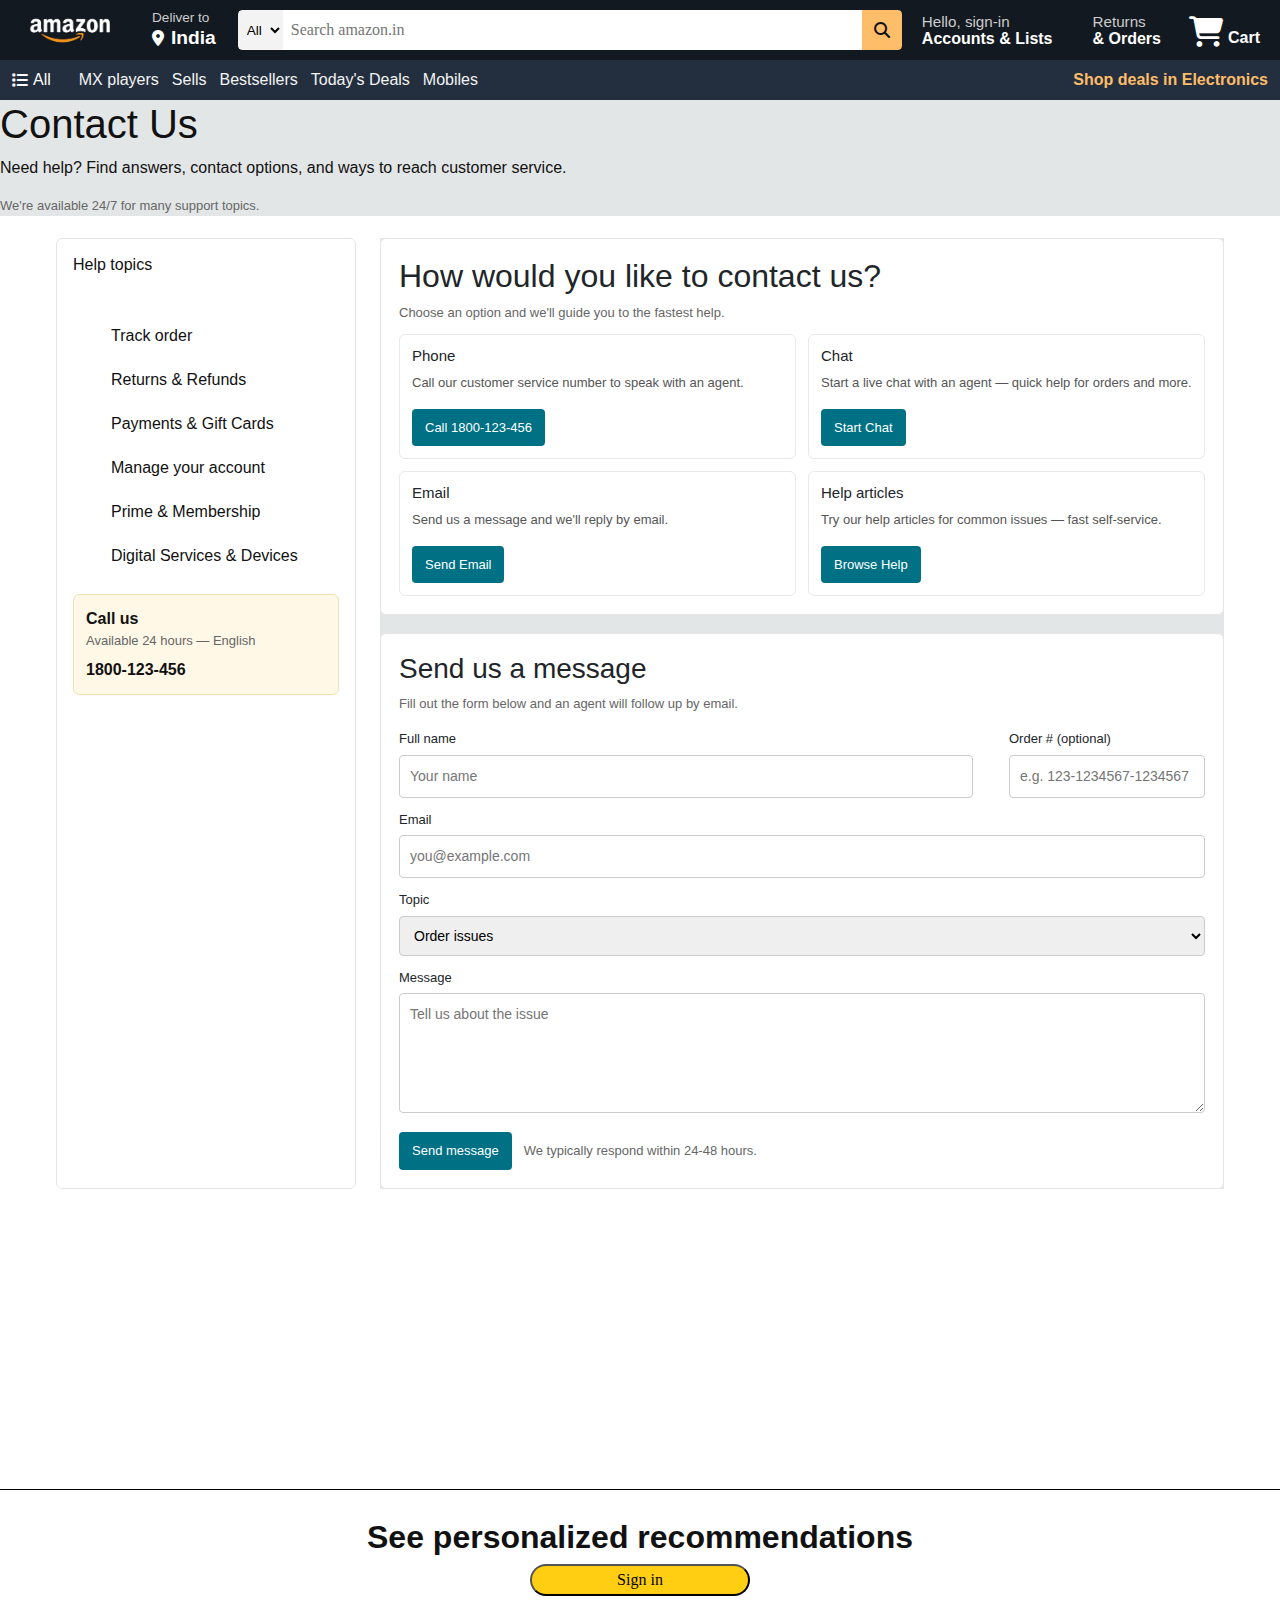
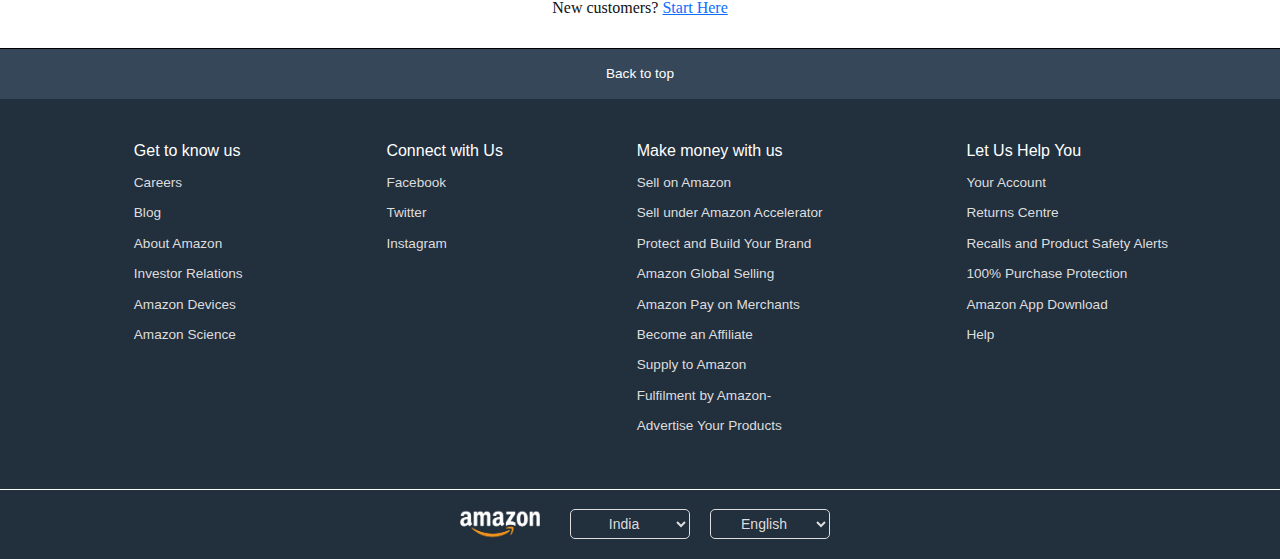
<file: contact.html>
<!doctype html>
<html lang="en">
<head>
  <meta charset="utf-8" />
  <meta name="viewport" content="width=device-width, initial-scale=1" />
  <title>Contact Us — Mock Amazon</title>
  <link rel="stylesheet" href="clone.css">
   <!-- Amazon icon -->
     <link rel="icon" href="amz-images/amazonicon.png">

    <!-- Correct Font Awesome -->
    <link
      rel="stylesheet"
      href="https://cdnjs.cloudflare.com/ajax/libs/font-awesome/6.5.1/css/all.min.css"
    />

    <!-- Bootstrap -->
    <link
      href="https://cdn.jsdelivr.net/npm/bootstrap@5.3.8/dist/css/bootstrap.min.css"
      rel="stylesheet"
    />

    
  <style>
    /* Reset & base */
    * {
    box-sizing: border-box;
    margin: 0;
    padding: 0;
}
html,
body {
    height: 100%;
    font-family: Arial, Helvetica, sans-serif;
    color: #111;
    background: #fff;
}
a {
    color: inherit;
    text-decoration: none;
}




.navsearch .select option{
  width: 20px;
  overflow: hidden;
}
/* --- Main layout --- */
.main {
    max-width: 1200px;
    margin: 22px auto;
    padding: 0 16px;
    display: grid;
    grid-template-columns: 300px 1fr;
    gap: 24px;
}

/* Sidebar */
.side {
    background: #fff;
    border: 1px solid #e6e6e6;
    border-radius: 6px;
    padding: 16px;
}
.side h3 {
    font-size: 16px;
    margin-bottom: 10px;
}
.side ul {
    list-style: none;
}
.side li {
    padding: 10px 6px;
    border-radius: 4px;
    color: #111;
    cursor: pointer;
}
.side li:hover {
    background: #f7f7f7;
}
.side .phone {
    margin-top: 12px;
    background: #fff8e6;
    border: 1px solid #f1e0b4;
    padding: 12px;
    border-radius: 6px;
}
.side .phone strong {
    display: block;
}

/* Main content */
.card {
    background: #fff;
    border: 1px solid #e6e6e6;
    border-radius: 6px;
    padding: 18px;
}
.contact-grid {
    display: grid;
    grid-template-columns: repeat(2, 1fr);
    gap: 12px;
}
.contact-method {
    border: 1px solid #e9e9e9;
    padding: 12px;
    border-radius: 6px;
    min-height: 120px;
    display: flex;
    flex-direction: column;
    justify-content: space-between;
}
.contact-method h4 {
    font-size: 15px;
}
.contact-method p {
    color: #555;
    font-size: 13px;
}
.btn {
    display: inline-block;
    padding: 8px 12px;
    border-radius: 4px;
    background: #007185;
    color: #fff;
    font-size: 13px;
    text-decoration: none;
}

/* Contact form */
form .row {
    display: flex;
    gap: 12px;
    margin-bottom: 12px;
}
form label {
    font-size: 13px;
    margin-bottom: 6px;
    display: block;
}
input[type="text"],
input[type="email"],
textarea,
select {
    width: 100%;
    padding: 10px;
    border: 1px solid #ccc;
    border-radius: 4px;
    font-size: 14px;
}
textarea {
    min-height: 120px;
    resize: vertical;
}
.muted {
    color: #666;
    font-size: 13px;
}
footer{
  margin-top: 5px;
}

.foot-panel1{
background-color: #37475a;
color: white;
height: 50px;

display: flex;
justify-content: center;
align-items: center;
font-size: 0.85rem;

}
.foot-panel1 a{
    text-decoration: none;
    color: white;
}
.foot-panel2{
    background-color: #222f3d;
    color: white;
    display: flex;
    height: 390px;
    justify-content: space-evenly;

   
}
ul{
    margin-top: 40px;
   

    

}
ul a{
        color: #dddddd;
    font-size: 0.85rem;
    display: block;
    margin: 10px 10px 10px 0px;

    text-decoration: none;
     text-align: left;
   
}

.foot-panel3{
    background-color: #222f3d;
    color: white;
    border-top: 0.5px solid white;
    display: flex;
    height: 70px;
    justify-content: center;
    align-items: center;
   
}
.foot-panel3 .amz-logo{
  height: 60px;
  width: 100px;
  display: flex;
  justify-content: center;
  align-items: center;
}
.Select-opt{
  height: 30px;
  width: 120px;
  border: 1px solid #dddddd;
  border-radius: 5px;
  background-color: transparent;
  margin-left: 20px;
  text-align: center;
  cursor: pointer;
  color: #dddddd;
}
.Select-opt option{
  background-color: #e3e6e6;
  color: #222f3d;

}
.Select-opt{
  padding: inherit;
}
#select{
  width: 45px;
  border-radius: 4px 0px 0px 4px ;
}
.sign-button button{
  height: 32px;
  width: 220px;
  background-color: #ffce12;
  border-radius: 16px;
  font-family: amazonember;
}
.sign-button a{
    text-decoration: none;
    color: black;
}
.sign-section{
  font-family: Amazonember;
}
.sign-section a{
  text-decoration: underline;
  color: rgba(13, 110, 253, 1);
}


  /* Extra responsive fixes for contact.html */

@media (max-width: 992px) {
  .main {
    grid-template-columns: 1fr;
  }
  .contact-grid {
    grid-template-columns: 1fr;
  }
}

@media (max-width: 768px) {
  .amazon-navbar {
    flex-direction: column;
  }
  .navsearch {
    width: 100%;
  }
  .panel {
    flex-direction: column;
    text-align: center;
  }
  footer .foot-panel2 {
    flex-wrap: wrap;
    text-align: center;
  }
  .side {
    margin-bottom: 20px;
  }
}

@media (max-width: 480px) {
  form .row {
    flex-direction: column;
  }
  input, select, textarea {
    font-size: 13px;
  }
  .btn {
    width: 100%;
    text-align: center;
  }
  .foot-panel2{
    height: auto;
  }
  .foot-panel3{
    height: auto;
  }
  .Select-opt{
    margin-top: 10px;
  }
}



  </style>
</head>
<body>
 <!-- navbar -->
      <!-- PANEL 1 -->

      <div class="amazon-navbar">
        <!-- box1 -->
        <div class="nav-logo my-border">
          <div class="logo"><a href="clone.css"><img class="logo"src="amz-images/amazon_logo.png" alt="?"></a></div>
        </div>

        <!-- Deliver box -->
        <div id="main-address" class="my-border">
          <p id="text1" onclick="window.alert('Sorry content is not available')">Deliver to</p>
          <div id="address2">
            <i class="fa-solid fa-location-dot"></i>
            <p id="text2" onclick="window.alert('Sorry content is not available')">India</p>
          </div>
        </div>

        <!-- Search box -->
        <form class="search-area">
          <div class="navsearch">
            <select id="select">
              <option class="my-option1">All</option>
              <option class="my-option" >Electronics</option>
              <option class="my-option">Furnitures</option>
              <option class="my-option">Interior designs</option>
              <option class="my-option">Games</option>
              <option class="my-option">Beauty</option>
              <option class="my-option">Books</option>
              <option class="my-option">Clothings & accessories </option>
              <option class="my-option">Cars & Motorbikes</option>
              <option class="my-option">Watches</option>
              <option class="my-option">Music</option>
            </select>
            <input placeholder="Search amazon.in" class="search" />
            <div class="search-icon">
              <i class="fa-solid fa-magnifying-glass"></i>
            </div>
          </div>
        </form>

          <!-- Accounts & Sign-in -->
        <div class="nav-sign-in my-border">
          <a href="login.html">
          <p class="Accounts">Hello, sign-in</p>
          <p class="Accounts1">Accounts & Lists</p>
          </a>
        </div>
        <a href="cart.html">
        <div class="nav-sign-in my-border">
          <p class="Accounts">Returns</p>
          <p class="Accounts1">& Orders</p>
          </a>
          
        </div>
        
        

        <!-- box5 -->
         <a href="cart.html" style="text-decoration: none; color: rgb(255, 255, 255);">
        <div class="cart my-border">
          <i class="fa-solid fa-cart-shopping"></i>
          <p>Cart</p>
        </div>
      </div>
      </a>

      <!-- PANEL 2 -->
      <!-- Select option-->
      <div class="panel">
        <div class="option">
          <i class="fa-solid fa-list"></i>
          All
        </div>
        <!-- lis -->
        <div class="lis">
          <a href="#" class="amz_opt">MX players</a>
          <a href="#" class="amz_opt">Sells</a>
          <a href="#" class="amz_opt">Bestsellers</a>
          <a href="#" class="amz_opt">Today's Deals</a>
          <a href="#" class="amz_opt">Mobiles</a>
        </div>
        <!-- Deals -->
        <div class="deals">Shop deals in Electronics</div>
      </div>
    </header>

  <!-- Hero -->
  <section class="hero" aria-labelledby="contact-heading">
    <div class="hero-inner">
      <div>
        <h1 id="contact-heading">Contact Us</h1>
        <p>Need help? Find answers, contact options, and ways to reach customer service.</p>
      </div>
      <div style="margin-left:auto" class="muted">We're available 24/7 for many support topics.</div>
    </div>
  </section>

  <!-- Main -->
  <main class="main">
    <!-- Sidebar -->
    <aside class="side" aria-labelledby="help-topics">
      <h3 id="help-topics">Help topics</h3>
      <ul>
        <li>Track order</li>
        <li>Returns & Refunds</li>
        <li>Payments & Gift Cards</li>
        <li>Manage your account</li>
        <li>Prime & Membership</li>
        <li>Digital Services & Devices</li>
      </ul>

      <div class="phone" aria-hidden>
        <strong>Call us</strong>
        <div class="muted">Available 24 hours — English</div>
        <div style="margin-top:8px;font-weight:700">1800-123-456</div>
      </div>

    </aside>

    <!-- Content -->
    <section>
      <div class="card" aria-labelledby="choose-method">
        <h2 id="choose-method">How would you like to contact us?</h2>
        <p class="muted" style="margin-bottom:12px">Choose an option and we'll guide you to the fastest help.</p>

        <div class="contact-grid">
          <div class="contact-method">
            <div>
              <h4>Phone</h4>
              <p class="muted">Call our customer service number to speak with an agent.</p>
            </div>
            <div>
              <a class="btn" href="#call">Call 1800-123-456</a>
            </div>
          </div>

          <div class="contact-method">
            <div>
              <h4>Chat</h4>
              <p class="muted">Start a live chat with an agent — quick help for orders and more.</p>
            </div>
            <div>
              <a class="btn" href="#chat">Start Chat</a>
            </div>
          </div>

          <div class="contact-method">
            <div>
              <h4>Email</h4>
              <p class="muted">Send us a message and we'll reply by email.</p>
            </div>
            <div>
              <a class="btn" href="#form">Send Email</a>
            </div>
          </div>

          <div class="contact-method">
            <div>
              <h4>Help articles</h4>
              <p class="muted">Try our help articles for common issues — fast self-service.</p>
            </div>
            <div>
              <a class="btn" href="#help">Browse Help</a>
            </div>
          </div>
        </div>
      </div>

      <!-- Contact form card -->
      <div class="card" style="margin-top:18px" id="form">
        <h3>Send us a message</h3>
        <p class="muted">Fill out the form below and an agent will follow up by email.</p>

        <form action="#" method="post" novalidate>
          <div class="row">
            <div style="flex:1">
              <label for="name">Full name</label>
              <input id="name" name="name" type="text" placeholder="Your name" required />
            </div>
            <div style="width:220px">
              <label for="order">Order # (optional)</label>
              <input id="order" name="order" type="text" placeholder="e.g. 123-1234567-1234567" />
            </div>
          </div>

          <div style="margin-bottom:12px">
            <label for="email">Email</label>
            <input id="email" name="email" type="email" placeholder="you@example.com" required />
          </div>

          <div style="margin-bottom:12px">
            <label for="topic">Topic</label>
            <select id="topic" name="topic">
              <option>Order issues</option>
              <option>Return or refund</option>
              <option>Payment</option>
              <option>Account</option>
              <option>Other</option>
            </select>
          </div>

          <div style="margin-bottom:12px">
            <label for="message">Message</label>
            <textarea id="message" name="message" placeholder="Tell us about the issue" required></textarea>
          </div>

          <div style="display:flex;gap:12px;align-items:center">
            <button class="btn" onclick="submit">Send message</button>
            <div class="muted">We typically respond within 24-48 hours.</div>
          </div>
        </form>
      </div>

    </section>
  </main>

  <footer>
  <div class="personalize">
        <div class="sign-head">
           <h2>See personalized recommendations</H2>
        </div>
        
         
         <div class="sign-button">
          <button><a href="login.html">Sign in</a></button>
         </div>
         <div class="sign-section"> <span>New customers?</span>
         <a href="login.html">Start Here</a>
        </div>
        
      </div>
        
   <div class="foot-panel1">
    <a href="Index.html">Back to top</a></div>
   <div class="foot-panel2">
     <ul>
      <span>Get to know us</span>
      <a href="Index.html">Careers</a>
      <a href="Index.html">Blog</a>
      <a href="Index.html"> About Amazon</a>
      <a href="Index.html">Investor Relations</a>
      <a href="Index.html">Amazon Devices</a>
      <a href="Index.html">Amazon Science</a>
      
   </ul>

   <ul>
      <span>Connect with Us</span>
      <a href="Index.html">Facebook</a>
      <a href="Index.html">Twitter</a>
      <a href="Index.html"> Instagram</a>
      
      
   </ul>
  
   <ul>
      <span>Make money with us</span>
      <a href="Index.html">Sell on Amazon</a>
      <a href="Index.html">Sell under Amazon Accelerator</a>
      <a href="Index.html"> Protect and Build Your Brand</a>
      <a href="Index.html">Amazon Global Selling</a>
      <a href="Index.html">Amazon Pay on Merchants</a>
      <a href="Index.html">Become an Affiliate</a>
       <a href="Index.html">Supply to Amazon</a>
      <a href="Index.html">Fulfilment by Amazon-</a>
       <a href="Index.html">Advertise Your Products</a>
 
      
   </ul>
 
   <ul>
      <span>Let Us Help You</span>
      <a href="Index.html">Your Account</a>
      <a href="Index.html">Returns Centre</a>
      <a href="Index.html">Recalls and Product Safety Alerts</a>
      <a href="Index.html">100% Purchase Protection</a>
      <a href="Index.html">Amazon App Download</a>
      <a href="contact.html">Help</a>
      
   </ul>
  
   
</div>
<div class="foot-panel3">
   <div class="amz-logo"><a href="Index.html"><img class="amz-logo"src="amz-images/amazon_logo.png" alt="?"></a></div>
    
  <select class="Select-opt">
 Country
    <option>India</option>
     <option>Australia</option>
      <option>Austria</option>
       <option>Canada</option>
        <option>Thailand</option>
  </select>
  <select class="Select-opt">
 Language
    <option>English</option>
     <option>Marathi</option>
      <option>Punjabi</option>
       <option>Tamil</option>
        <option>Gujrati</option>
  </select>


</div>
  </div>

</footer>

</body>
</html>
</file>
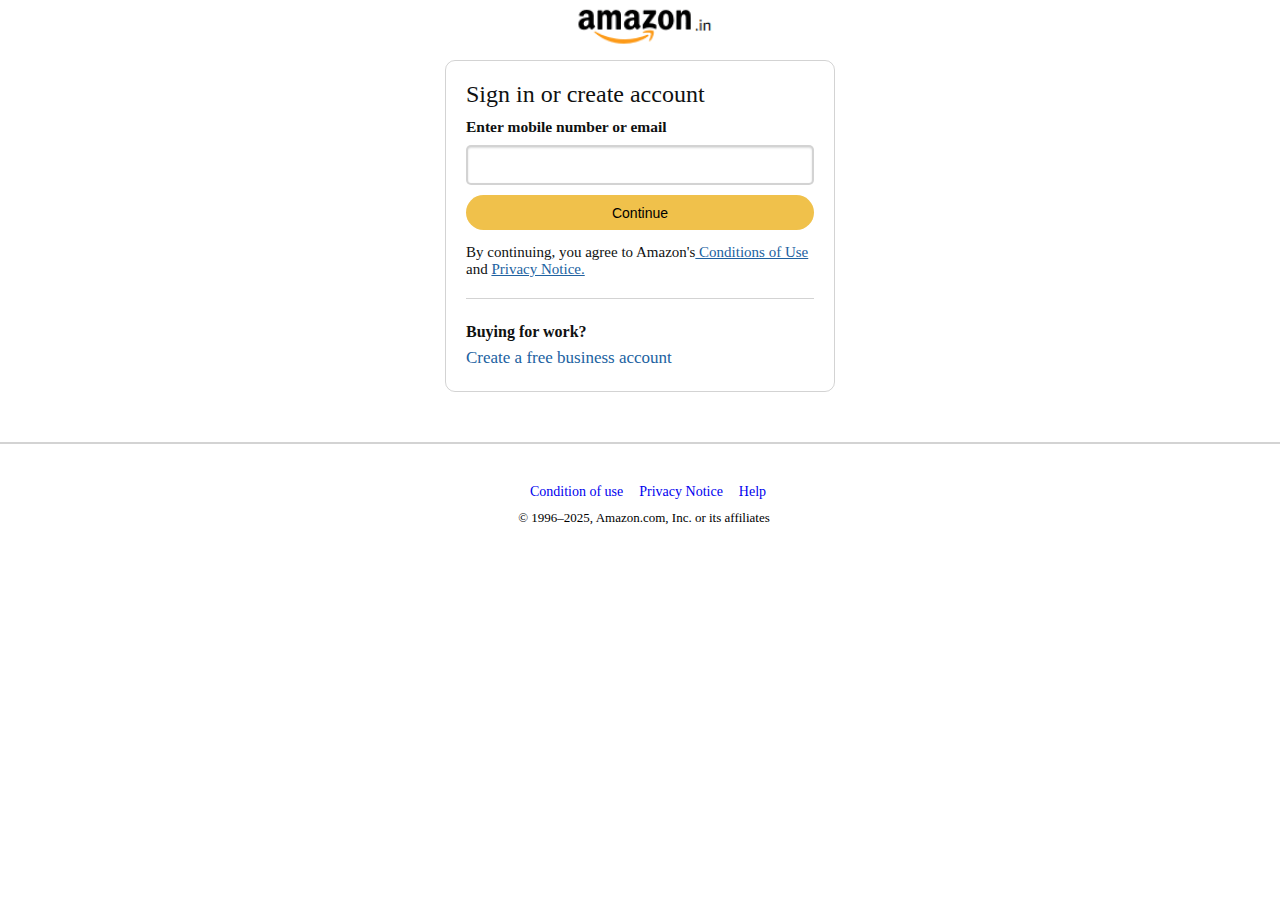
<file: login.html>
<!DOCTYPE html>
<html lang="en">
<head>
    <meta charset="UTF-8">
    <meta name="viewport" content="width=device-width, initial-scale=1.0">
    <title>Login Page</title>
    <link rel="stylesheet" href="clone.css">
    <!-- Amazon icon -->
     <link rel="icon" href="amz-images/amazonicon.png">
    <style>
        body{
          display: flex;
            justify-content: center;
            align-items: center;   
            color: #0f1111;
        }
        .main-login{
               width: 390px;
            display: flex;
            justify-content: center;
            align-items: center;
            flex-direction: column;
        
         
        
        }
        .login-image img{
            height: 60px;
            display: flex;
            justify-content: center;
            align-items: center;
            background-color: white;
        }
        .login-container{
            border: 1px solid rgba(0, 0, 0, 0.171);
                border-radius: 10px;
                padding: 20px 20px 20px 20px ;
            

        }
        
        .login-container p{
            margin-top: 10px;
        }
        .login-container h2{
            font-weight: 530;

        }
        .login-container p{
            font-size: 15px;
            margin-top: 14px;
        }
         .login-container p a{
            color: #2162a1;
            text-decoration: underline;
            
        
         }
         .mobile{
            margin-top: 10px;
         }
         .mobile input{
            margin-top: 9px;
            width: 100%;
            height: 40px;
            border-radius: 5px;
            box-shadow: 0 1px 2px rgba(15 17 17 / 15%) inset;
            border: 2px solid rgba(0, 0, 0, 0.171);
         }
         .mobile label{
            font-weight: 800;
            font-size: 15.5px;

         }
         .login-container input{
          color: rgba(0, 0, 0, 0.836);
          font-size: medium;
          padding-left: 10px;
          font-weight: 800;
         }
         .login-container button{
            width: 100%;
            height: 35px;
            border-radius: 20px;
            border: none;
            text-align: center;
            background-color: #f0c14b;
            margin-top: 10px;
         }
          button .text{
            font-size: 14px;
            font-weight: 500;
          }
          .buying{
            height: 30%;
            width: 100%;
            margin-top: 20px;
            border-top: 1px solid rgba(0, 0, 0, 0.171);
             font-size: 16px;
            font-weight: 600;
             padding-top: 20px;
             line-height: 26px;
          }
         
          .buying a{
            font-size: 17px;
            color: #2162a1;
            text-decoration: none;
            font-weight: 300;

          }
          .buying  a:hover{
            text-decoration: underline black;
            color: black;
          }
          .log-sec2{
            height: 150px;
            width: 1300px;
            border-top: 2px solid  rgba(0, 0, 0, 0.171);
            margin-top: 50px;
          }
          .log-sec2 .link{
            display: flex;
            align-items: center;
            justify-content: center;
            color: #2162a1;
            font-size: 14px;
            margin-top: 40px;

            
          }
          .link a{
            margin-left: 16px;
            text-decoration: none;
          }
          .link a:hover{
            color: #0f1111;
            text-decoration: underline black;
          }
          .log-sec2 p{
            display: flex;
            align-items: center;
            justify-content: center;
            color: black;
            font-size: 13px;
            margin-top: 10px;
            margin-left: 8px;
          }
          body{
            background-color: white;
          }
          /* Responsive Media Queries for login.html */

@media (max-width: 768px) {
  .main-login {
    width: 90%;
  }
  .login-container {
    width: 100%;
  }
  .log-sec2 {
    width: 100%;
  }
}

@media (max-width: 480px) {
  .login-container {
    padding: 15px;
  }
  .login-container h2 {
    font-size: 1.1rem;
  }
  .mobile label {
    font-size: 14px;
  }
  .mobile input {
    height: 35px;
  }
  .login-container button {
    height: 32px;
    font-size: 0.85rem;
  }
}


  

        
    </style>
</head>
<body>
    <div class="main-login">
       
        <div class="login-image">
        <img src="amz-images/amz-login.PNG">
        </div>
        <div class="login-container">
            <H2>Sign in or create account</H2>
            <div class="mobile"><label> Enter mobile number or email</label>
            <input type="text">
            </div>
            <button onclick="window.location.href='index.html'"><span class="text">Continue</span></button>

            <p>By continuing, you agree to Amazon's<a href="#"> Conditions of Use </a>and <a href="#"> Privacy Notice.</a> </p>
            <div class="buying">
                <label>Buying for work?</label>
                <br>
                <a href="#">Create a free business account</a> 
              

            </div>

        </div>
        
        <div class="log-sec2">
          <div class="link">
            <a href="#">Condition of use</a>
            <a href="#">Privacy Notice</a>
            <a href="contact.html">Help</a>
          </div>
          <p>© 1996–2025, Amazon.com, Inc. or its affiliates</p>

        </div>
       
    

    
</body>
</html>
</file>
<file: clone.css>
* {
  margin: 0;
  padding: 0;
  box-sizing: border-box;
}
p {
  margin: none;
}


body {
  font-family: Amazonember;
  background-color: #e3e6e6;
}

header {
  position: sticky;
  top: 0;
  z-index: 1000;
}

/* NAVBAR PANEL 1 */
.amazon-navbar {
  display: flex;
  align-items: center;
  justify-content: space-between;
  background-color: #131921;
  color: white;
  padding: 8px 12px;
  gap: 12px;
  height: 60px;
}
.amazon-navbar p {
  margin: 0;
  line-height: normal;
  font-size: inherit;
}

.amazon-navbar .my-border {
  padding: 5px 8px;
  cursor: pointer;
}

.amazon-navbar .my-border:hover {
  border: 1px solid white;
  border-radius: 3px;
}

/* Logo box */
 .nav-logo{
  height: 55px ;
  width: 120px;
}
.nav-logo .logo {

  background-size: cover;
  width: 110px;
  height: 55px;
  display: flex;
  align-items: center;
  padding-right: 10px;
}
.logo {
  margin-bottom: 9px;
}

/* Address box */
#main-address {
  display: flex;
  flex-direction: column;
  justify-content: center;
  line-height: 0%;
}

#address2 {
  display: flex;
  align-items: center;
  gap: 5px;
}

#main-address #text1 {
  font-size: 0.85rem;
  color: #ccc;
  display: flex;
  align-items: center;
}

#text2 {
  font-size: 1.2rem;
  font-weight: bold;
  padding: 2px;
}

/* Search box */
.navsearch {
  flex: 1;
  display: flex;
  align-items: center;
  max-width: 700px;
  height: 40px;
  border-radius: 4px;
  overflow: hidden;
}

.navsearch select {
  padding: 5px;
  border: none;
  background: #f3f3f3;
  font-size: 0.85rem;
}
#select {
  height: 100%;
  width:  50px;
  border: none;
  background: #f3f3f3;
  font-size: 0.85rem;
  padding: 5px;
  text-transform: none;
  overflow: hidden;
}

.navsearch .search {
  flex: 1;
  padding: 8px;
  border: none;
  outline: none;
  font-family: amazonember;
}

.navsearch .search-icon {
  background-color: #febd69;
  padding: 8px 12px;
  cursor: pointer;
  height: 100%;

}

.my-option{
  background-color: white;
  font-weight: 900;
}

.navsearch .search-icon i {
  color: #111;
  margin-top: 4px;
}
.search-area {
  flex: 1;
  display: flex;
  align-items: center;
  max-width: 700px;
  height: 40px;
  border-radius: 4px;
  overflow: hidden;
}
/* Account & Orders */
.nav-sign-in {
  display: flex;
  flex-direction: column;
  justify-content: center;
}
.nav-sign-in a{
  text-decoration: none;
}

.Accounts {
  font-size: 0.6rem;
  color: #ccc;
}
.Accounts1{
  color: white ;
}

.nav-sign-in .Accounts1 {
  font-size: 1.2 rem;
  font-weight: bold;
}
.nav-sign-in .Accounts {
  font-size: 0.95rem;
}

/* Cart */
.cart {
  display: flex;
  align-items: center;
  gap: 5px;
  font-weight: bold;
  margin-top: 5px;
}

.cart i {
  font-size: 1.9rem;
}
.cart p {
  margin-top: 10px;
  font-size: 1.3 rem;
}

/* PANEL 2 */
.panel {
  display: flex;
  align-items: center;
  background-color: #232f3e;
  color: white;
  padding: 8px 12px;
  gap: 15px;
}
/* select ALL option */
.panel .option {
  display: flex;
  align-items: center;
  gap: 5px;
  cursor: pointer;
}
.panel .option a{
  text-decoration: none;
  color: white;
}

.panel .options {
  display: flex;
  gap: 15px;
  font-size: 0.9rem;
  display: flex;
  align-items: center;
  text-align: center;
}
.lis{
  display: flex;
  justify-content: center;
  align-items: center;
}
.lis a {
  margin-left: 13px;
  text-decoration: none;
  color: #f3f3f3;
}
.amz_opt {
  margin-bottom: 0px;
}
/* Deals */
.panel .deals {
  margin-left: auto;
  font-weight: bold;
  color: #febd69;
}

/* panel2 */
.carousel-control-prev,
.carousel-control-next {
  top: 100px;
  bottom: auto;
  transform: none;
}
.amz-box-main {
  display: flex;
  justify-content: space-evenly;
}
.box {
  height: 490px;
  width: 24%;
  margin: -280px auto;
  overflow: auto;
  position: relative;
  display: flex;
  flex-direction: column;
  background-color: #fff;
}

.box h2 {
  height: 10%;
  font-size: 21px;
  font-weight: 700;
  padding-left: 15px;
  margin-top: 12px;
}
section {
  background-color: #e3e6e6;
  height: auto;
  
}

.img_1A {
  margin-top: 15px;
  height: 110px;
  width: 120px;

  border: 0.5px solid white;

  object-position: bottom;
  display: flex;

  background-size: cover;
  object-fit: cover;
  border-radius: 5px;

}
.img1a {
  width: 120px;
  font-size: 12px;
}
.img1a :hover {
  scale: 1.1;
}
.box1_img {
  height: 75%;
  display: flex;
  justify-content: space-evenly;
  flex-wrap: wrap;
  background-position: center;
}
.ext_box {
  height: 100%;
  width: 100%;
}
section .box_hyperlink:link,
.box_hyperlink:visited {
  height: auto;
  text-decoration: none;
  font-size: 14px;
  color: #2162a1;
  padding-left: 15px;
  font-weight: 500;
}
.amz2-box {
  height: auto;
  margin-top: 510px;
  display: flex;
  justify-content: space-evenly;
  background-color: plum;
}
.bike-slider {
  margin-top: 230px !important;
  height: 300px;
  width: 96.3%;
  background-color: white;
  margin: 20px 20px 20px 20px;
}
.bike-slider .amz_main_head h3 {
  height: auto;
  width: AUTO;
  color: #111;
  font-size: 25px;
  font-weight: 700;
}
.bike-slider .amz_main_head {
  display: flex;
}
.bike-slider .amz_main_head span {
  margin-left: 30px;
  color: #0b70d4;
  font-size: 15px;
  text-align: center;
  margin-top: 8px;
}
.bike-slider .amz-bike-header {
  background-color: #febd69;
  height: 300px;
  width: 200px;
}
.bike-slider .bike-img {
  height: 98%;
  width: 24%;
}
.bike-slider .carousel-control-prev,
.bike-slider .carousel-control-next {
  width: 60px;
  height: 100px;
  transform: translateY(-50%);
  background-color: rgba(32, 26, 26, 0.767);
  border-radius: 5px;
  color: #111;
}
.bike-slider .carousel-control-prev-icon,
.bike-slider .carousel-control-next-icon {
  background-size: 30px, 30px;
  filter: invert(0);
  color: #e3e6e6;
}
.amz3-box {
  margin-top: 27.5%;
  display: flex;
}
.mobile-slider {
  margin-top: 40% !important;
  height: 300px;
  width: 96.3%;
  background-color: white;
  margin: 20px 20px 20px 20px;
}
.mobile-slider .amz_main_head h3 {
  padding-top: 5px;
  padding-left: 10px;
  height: 10%;
  width: auto;
  color: #111;
  font-size: 25px;
  font-weight: 700;
}
.mobile-slider .amz_main_head {
  display: flex;
  margin-left: 30px;
}
.mobile-slider .amz_main_head a {
  width: auto;
  color: #0b70d4;
  font-size: 15px;
  margin-left: 30px;
  margin-top: 10px;
}
.mobile-slider .amz-bike-header {
  background-color: #febd69;
  height: 300px;
  width: 200px;
}
.mobile-slider .bike-img {
  height: 300px;
  width: 150px;
}
.mobile-slider .carousel-control-prev,
.mobile-slider .carousel-control-next {
  width: 60px;
  height: 100px;
  transform: translateY(-50%);
  background-color: rgba(32, 26, 26, 0.767);
  border-radius: 5px;
  color: #111;
}
.mobile-slider .carousel-control-prev-icon,
.mobile-slider .carousel-control-next-icon {
  background-size: 30px, 30px;
  filter: invert(0);
}
.mobile-slider .mob-image{
  height: 250px;
  width: 90%;
}
.amz4-box{
  margin-top: 20px;
}
.personalize{
  height: 160px;
  width: 100%;
  border-top:1px solid black;
  border-bottom: 1px solid black;
  background-color: white;
  display: flex;
  flex-direction: column;
  justify-content: center;
  align-items: center;
  color: #111;
  margin-top: 300px;


}
.sign-head h2{
  font-weight: 700;
}
.sign-button button{
  height: 32px;
  width: 220px;
  background-color: #ffce12;
  border-radius: 16px;
  font-family: amazonember;
}
.sign-button a{
    text-decoration: none;
    color: black;
}

footer{
  margin-top: 5px;
}

.foot-panel1{
background-color: #37475a;
color: white;
height: 50px;

display: flex;
justify-content: center;
align-items: center;
font-size: 0.85rem;

}
.foot-panel1 a{
    text-decoration: none;
    color: white;
}
.foot-panel2{
    background-color: #222f3d;
    color: white;
    display: flex;
    height: 390px;
    justify-content: space-evenly;

   
}
ul{
    margin-top: 40px;
   }
ul a{
        color: #dddddd;
    font-size: 0.85rem;
    display: block;
    margin: 10px 10px 10px 0px;
    text-decoration: none;
     text-align: left;
   
}

.foot-panel3{
    background-color: #222f3d;
    color: white;
    border-top: 0.5px solid white;
    display: flex;
    height: 70px;
    justify-content: center;
    align-items: center;
   
}
.foot-panel3 .amz-logo{
  height: 60px;
  width: 100px;
  display: flex;
  justify-content: center;
  align-items: center;
}
.Select-opt{
  height: 30px;
  width: 120px;
  border: 1px solid #dddddd;
  border-radius: 5px;
  background-color: transparent;
  margin-left: 20px;
  text-align: center;
  cursor: pointer;
  color: #dddddd;
}
.Select-opt option{
  background-color: #e3e6e6;
  color: #222f3d;

}
.amz4-box{
  margin-top: 300px;
}
.main-box-image{
  margin-top: 30px;
  display: flex;
  justify-content: center;
  align-items: center;
}
.main-box-image img{
  height: 280px;
  width: 290px ;
}

/* Reset / basics */
/* ============================= */
/* 📱 UNIVERSAL RESPONSIVE MEDIA QUERIES */
/* ============================= */

/* --------- Large Screens (Desktops >1200px) --------- */
@media (min-width: 1200px) {
  .amazon-navbar, .panel, footer {
    max-width: 100%;
    margin: auto;
  }
}

/* --------- Tablets (max-width: 992px) --------- */
@media (max-width: 992px) {
  /* Navbar */
  .amazon-navbar {
    flex-wrap: wrap;
    height: auto;
  }
  .navsearch {
    max-width: 100%;
    margin-top: 8px;
  }
  .nav-sign-in, .cart {
    margin-top: 10px;
  }

  /* Boxes */
  .amz-box-main,
  .amz2-box,
  .amz3-box {
    flex-wrap: wrap;
    justify-content: center;
  }
  .box {
    width: 45%;
    margin-top: 30px;
  }

  /* Sliders */
  .bike-slider, .mobile-slider {
    height: auto;
  }

  /* Contact Page Layout */
  .main {
    grid-template-columns: 1fr;
  }

  /* Cart Page */
  .cart-box {
    flex-direction: column;
    text-align: center;
    height: auto;
  }
  .cart-img, .cart-sec {
    width: 100%;
  }

  footer ul {
    flex: 1 1 45%;
    margin-top: 20px;
  }
}

/* --------- Mobile (max-width: 768px) --------- */
@media (max-width: 768px) {
  /* Navbar adjustments */
  .amazon-navbar {
    display: flex;
    flex-wrap: wrap;
    align-items: flex-start;
    gap: 10px;
    padding: 10px;
  }
  .navsearch {
    width: 100%;
  }
  .panel {
    flex-direction: column;
    text-align: center;
  }
  .panel .lis {
    flex-wrap: wrap;
    justify-content: center;
  }

  /* Boxes stack */
  .amz-box-main,
  .amz2-box,
  .amz3-box {
    flex-direction: column;
    align-items: center;
  }
    .amz3-box .ext_box{
    margin-top: 10px;
  }
  .box {
    width: 90%;
    height: auto;
  }

  /* Sliders */
  .bike-slider .row .col-3,
  .mobile-slider .row .col {
    flex: 1 1 50%;
    max-width: 50%;
  }

  /* Footer */
  .foot-panel2 {
    flex-wrap: wrap;
    height: auto;
    text-align: center;
  }
  .foot-panel2 ul {
    flex: 1 1 45%;
    margin: 10px;
  }

  /* Contact form grid */
  .contact-grid {
    grid-template-columns: 1fr;
  }
}

/* --------- Small Mobile (max-width: 480px) --------- */
@media (max-width: 480px) {
  /* Navbar simplification */
  .amazon-navbar {
    padding: 6px;
  }
  .nav-logo img {
    width: 90px;
  }
  #text2 {
    font-size: 0.9rem;
  }

  /* Search bar compact */
  .navsearch select {
    display: none;
  }

  /* Buttons */
  .sign-button button {
    width: 180px;
    font-size: 0.8rem;
  }

  /* Boxes smaller */
  .box {
    width: 95%;
    margin: 15px 0;
  }
  .amz3-box .ext_box{
    margin-top: 10px;
  }

  /* Footer stack */
  footer ul {
    width: 100%;
  }
  .foot-panel3 {
    flex-direction: column;
    height: auto;
  }
</file>
